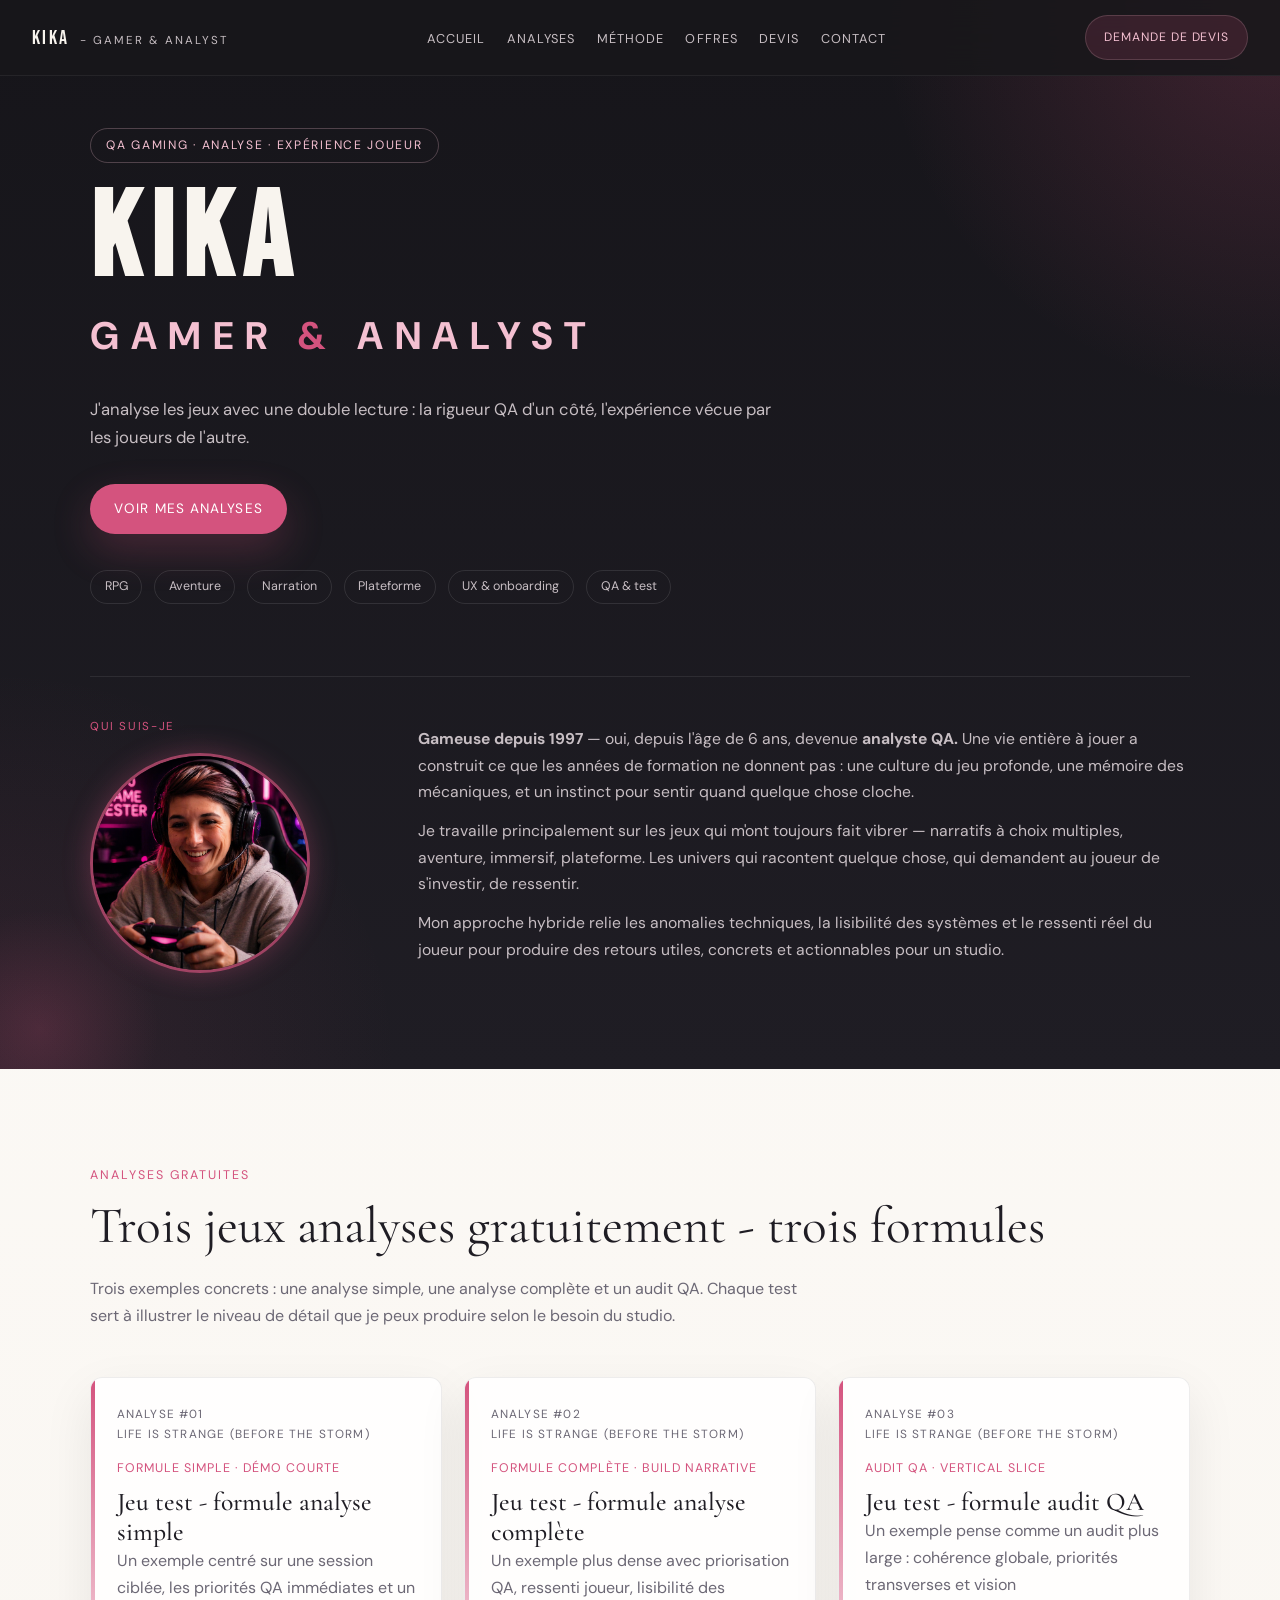
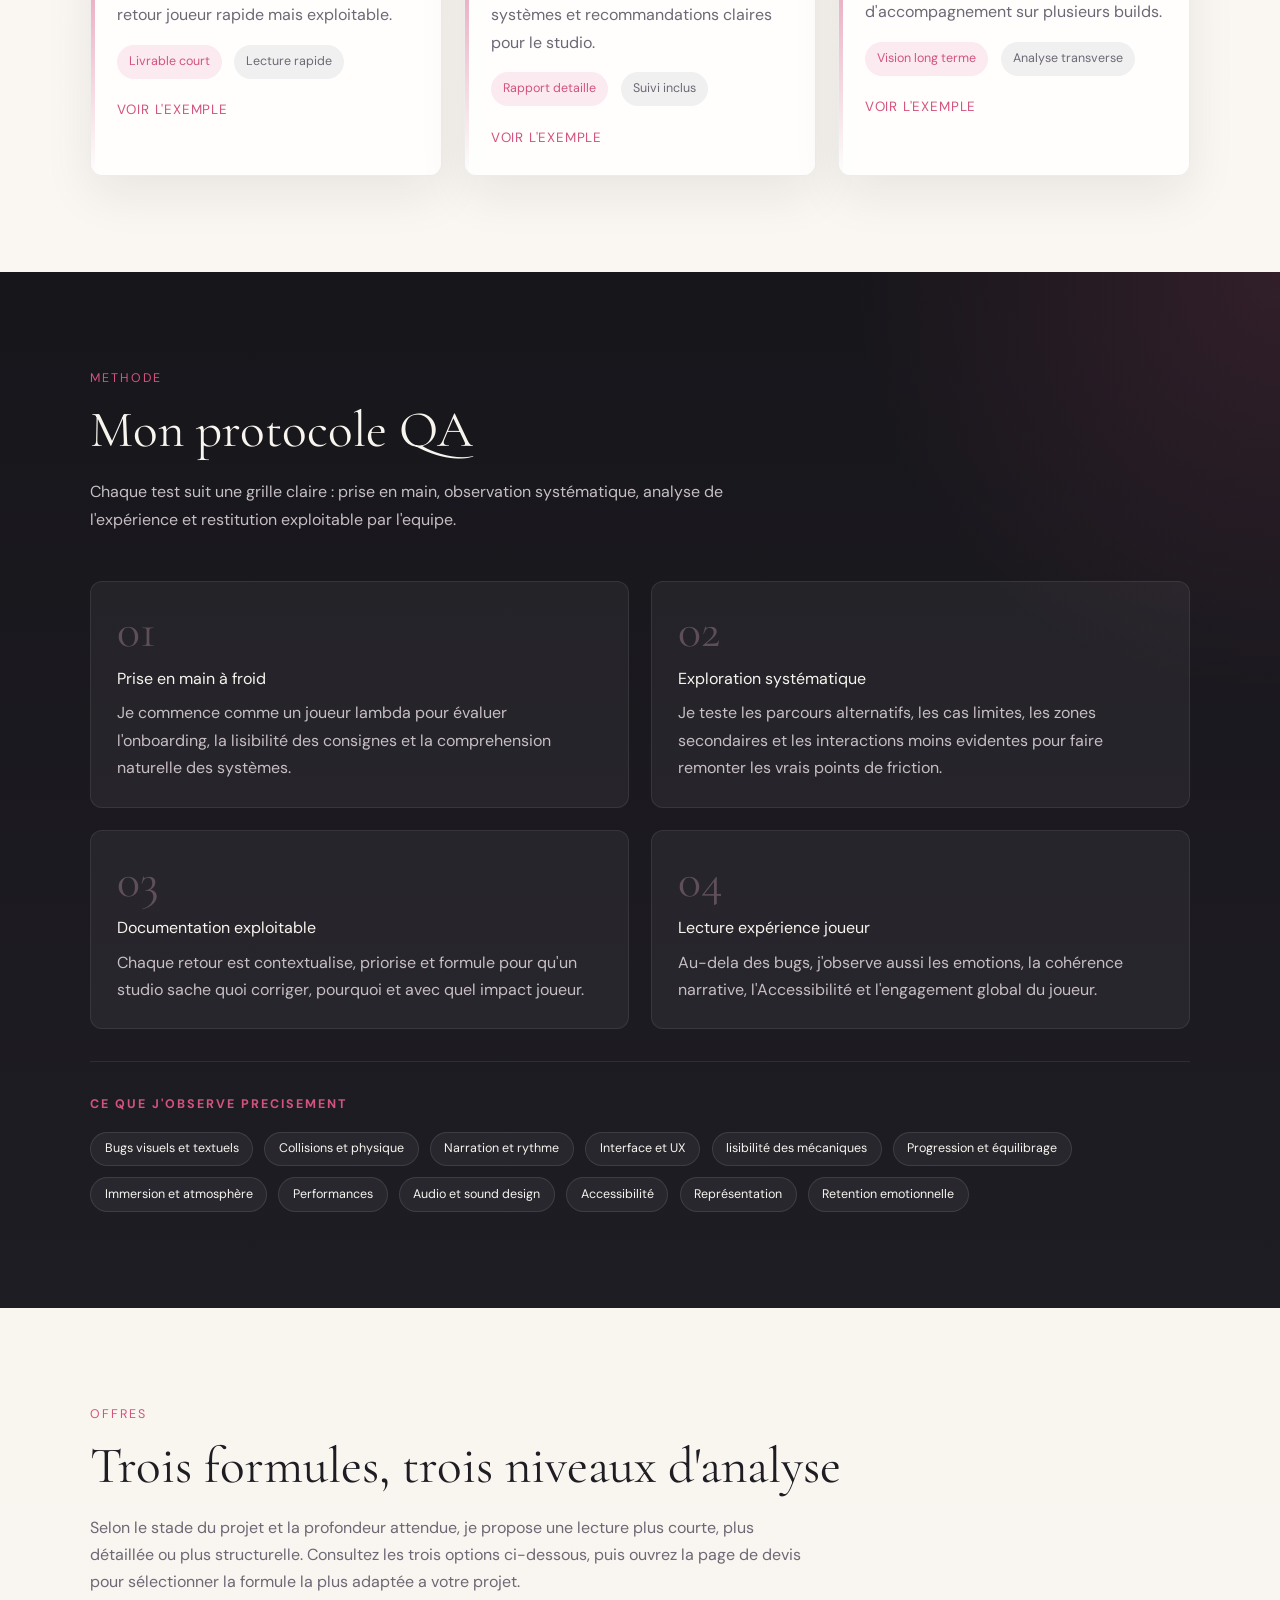
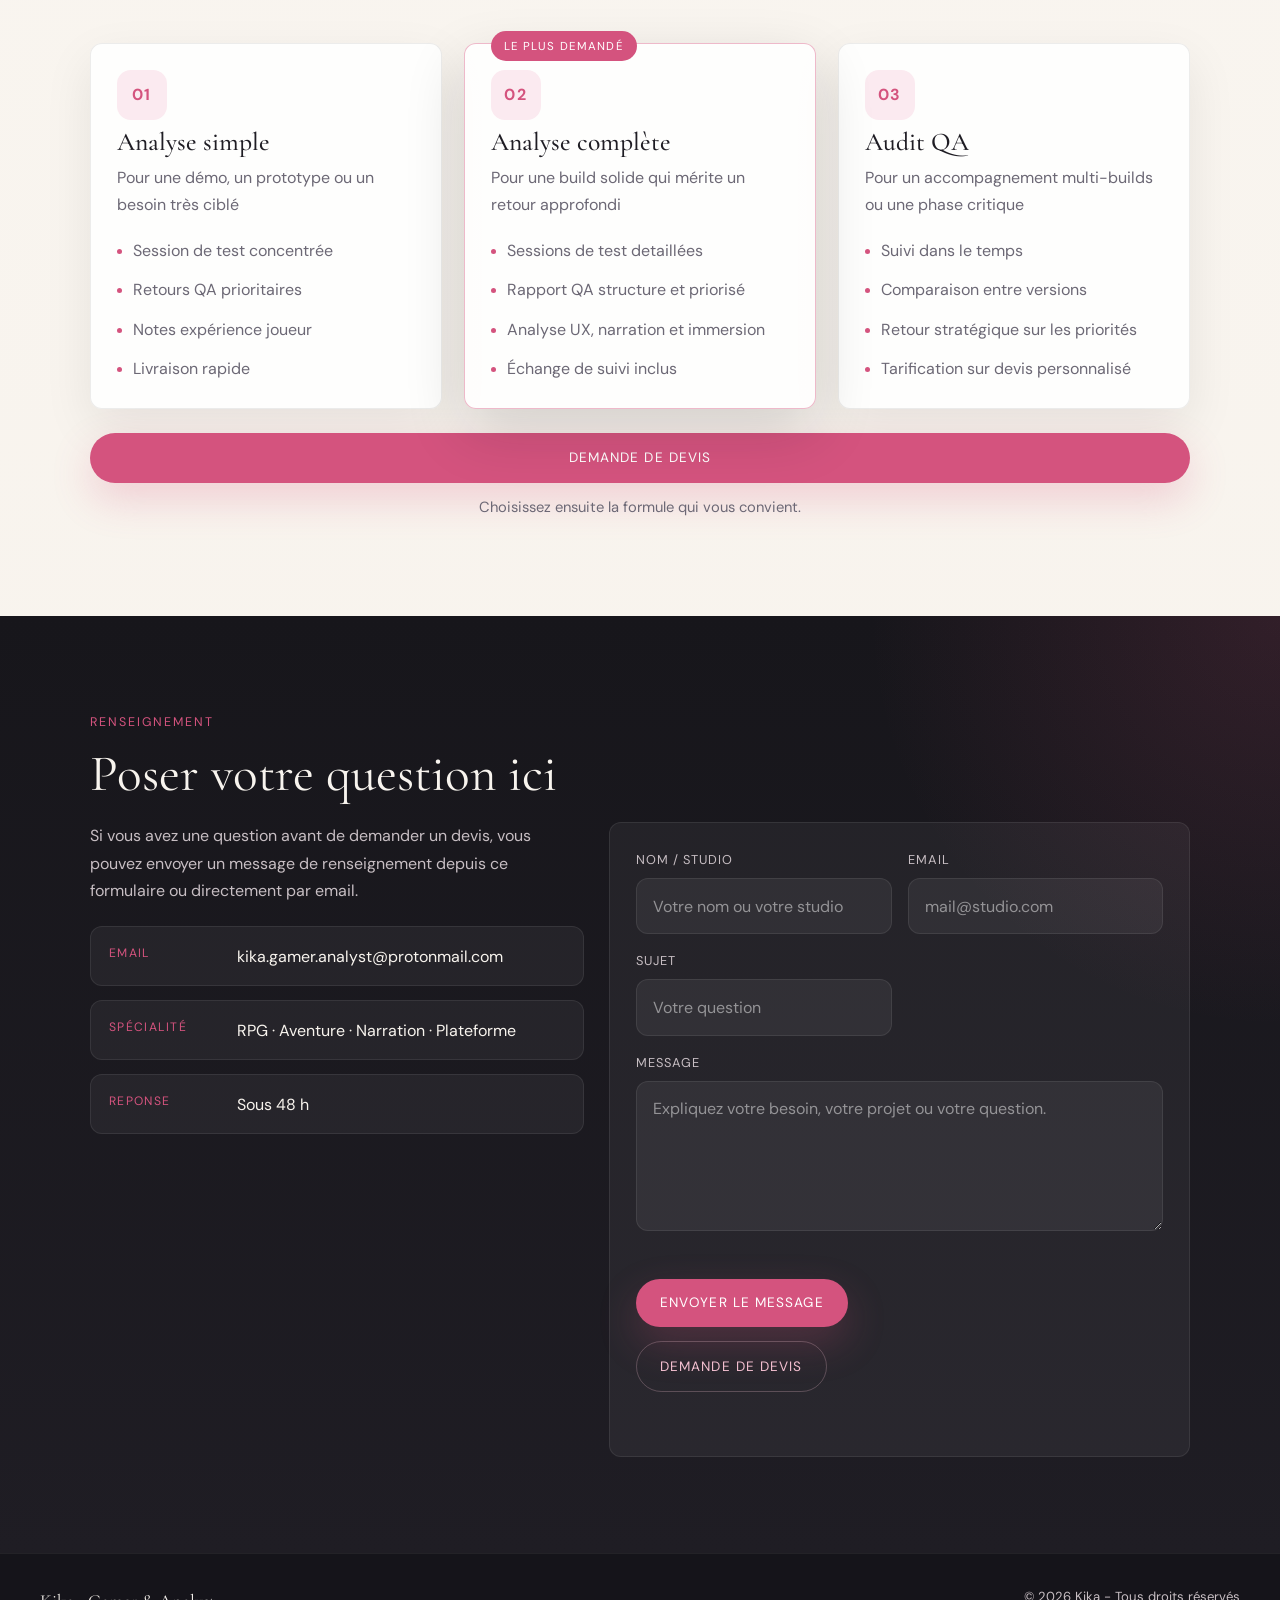
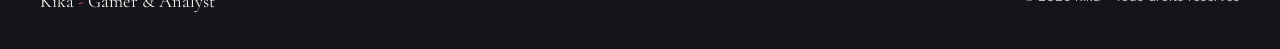
<file: index.html>
<!DOCTYPE html>
<html lang="fr">
<head>
<meta charset="UTF-8" />
<meta name="viewport" content="width=device-width, initial-scale=1.0" />
<title>Kika - Gamer &amp; Analyst</title>
<link rel="preconnect" href="https://fonts.googleapis.com" />
<link rel="preconnect" href="https://fonts.gstatic.com" crossorigin />
<link href="https://fonts.googleapis.com/css2?family=Bebas+Neue&family=Cormorant+Garamond:wght@300;400;500;600&family=DM+Sans:wght@300;400;500;700&display=swap" rel="stylesheet" />
<link rel="stylesheet" href="styles.css" />
<script defer src="script.js"></script>
</head>
<body>

<nav>
  <div class="nav-logo">Kika <span class="nav-sub">- Gamer &amp; Analyst</span></div>
  <ul class="nav-links">
    <li><a href="#accueil">Accueil</a></li>
    <li><a href="#analyses">Analyses</a></li>
    <li><a href="#methode">Méthode</a></li>
    <li><a href="#offres">Offres</a></li>
    <li><a href="devis.html">Devis</a></li>
    <li><a href="#contact">Contact</a></li>
  </ul>
  <div class="nav-actions">
    <a href="devis.html" class="nav-button">Demande de devis</a>
  </div>
</nav>

<section id="accueil">
  <div class="hero-inner">
    <span class="hero-tag">QA gaming &middot; analyse &middot; expérience joueur</span>
    <h1 class="hero-title">
      <span class="hero-name">Kika</span>
      <span class="hero-subtitle">Gamer <span class="hero-slash">&amp;</span> Analyst</span>
    </h1>
    <p class="hero-slogan">
      J'analyse les jeux avec une double lecture : la rigueur QA d'un côté,
      l'expérience vécue par les joueurs de l'autre.
    </p>

    <div class="hero-actions">
      <a href="#analyses" class="button button-primary">Voir mes analyses</a>
    </div>

    <div class="hero-tags">
      <span>RPG</span>
      <span>Aventure</span>
      <span>Narration</span>
      <span>Plateforme</span>
      <span>UX &amp; onboarding</span>
      <span>QA &amp; test</span>
    </div>

    <div class="bio-block">
      <div>
        <p class="bio-label">Qui suis-je</p>
        <div class="logo-container">
          <img src="images/logo.png" alt="Logo Kika" class="logo-circle" />
        </div>
      </div>
      <div>
       <p class="bio-text">
  <strong>Gameuse depuis 1997</strong> — 
  oui, depuis l'âge de 6 ans, devenue <strong>analyste QA.</strong> 
  Une vie entière à jouer a construit ce que les années de formation 
  ne donnent pas : une culture du jeu profonde, une mémoire des mécaniques, 
  et un instinct pour sentir quand quelque chose cloche.
</p>
<p class="bio-text" style="margin-top: 0.75rem;">
  Je travaille principalement sur les jeux qui m'ont toujours fait vibrer — narratifs 
  à choix multiples, aventure, immersif, plateforme. 
  Les univers qui racontent quelque chose, qui demandent au joueur de s'investir, de ressentir.
</p>
<p class="bio-text" style="margin-top: 0.75rem;">
  Mon approche hybride relie les anomalies techniques, la lisibilité des systèmes 
  et le ressenti réel du joueur pour produire des retours utiles, 
  concrets et actionnables pour un studio.
</p>
      </div>
    </div>
  </div>
</section>

<section id="analyses">
  <div class="container">
    <p class="section-label">Analyses gratuites</p>
    <h2 class="section-title">Trois jeux analyses gratuitement - trois formules</h2>
    <p class="section-intro">
      Trois exemples concrets : une analyse simple, une analyse complète et un audit QA.
      Chaque test sert à illustrer le niveau de détail que je peux produire selon le besoin du studio.
    </p>

    <div class="articles-grid">
      <article class="article-card article-card-published">
        <p class="article-topline">Analyse #01 </p> 
          <p class="article-topline">Life is Strange (Before the Storm) </p> 
        <p class="article-genre">Formule simple &middot; Démo courte</p>
        <h3 class="article-title">Jeu test - formule analyse simple</h3>
        <p class="article-desc">
          Un exemple centré sur une session ciblée, les priorités QA immédiates
          et un retour joueur rapide mais exploitable.
        </p>
        <div class="article-meta">
          <span class="article-score">Livrable court</span>
          <span>Lecture rapide</span>
        </div>
        <a href="analyse-simple.html" class="article-link">Voir l'exemple</a>
      </article>

      <article class="article-card article-card-published">
        <p class="article-topline">Analyse #02</p>
        <p class="article-topline">Life is Strange (Before the Storm) </p> 
        <p class="article-genre">Formule complète &middot; Build narrative</p>
        <h3 class="article-title">Jeu test - formule analyse complète</h3>
        <p class="article-desc">
          Un exemple plus dense avec priorisation QA, ressenti joueur,
          lisibilité des systèmes et recommandations claires pour le studio.
        </p>
        <div class="article-meta">
          <span class="article-score">Rapport detaille</span>
          <span>Suivi inclus</span>
        </div>
        <a href="analyse-complete.html" class="article-link">Voir l'exemple</a>
      </article>

      <article class="article-card article-card-published">
        <p class="article-topline">Analyse #03</p>
        <p class="article-topline">Life is Strange (Before the Storm) </p> 
        <p class="article-genre">Audit QA &middot; Vertical slice</p>
        <h3 class="article-title">Jeu test - formule audit QA</h3>
        <p class="article-desc">
          Un exemple pense comme un audit plus large : cohérence globale,
          priorités transverses et vision d'accompagnement sur plusieurs builds.
        </p>
        <div class="article-meta">
          <span class="article-score">Vision long terme</span>
          <span>Analyse transverse</span>
        </div>
        <a href="analyse-audit.html" class="article-link">Voir l'exemple</a>
      </article>
    </div>
  </div>
</section>

<section id="methode" class="section-dark">
  <div class="container">
    <p class="section-label">Methode</p>
    <h2 class="section-title">Mon protocole QA</h2>
    <p class="section-intro">
      Chaque test suit une grille claire : prise en main, observation systématique,
      analyse de l'expérience et restitution exploitable par l'equipe.
    </p>

    <div class="method-grid">
      <article class="method-card">
        <p class="method-num">01</p>
        <p class="method-card-title">Prise en main à froid</p>
        <p class="method-card-text">
          Je commence comme un joueur lambda pour évaluer l'onboarding, la lisibilité
          des consignes et la comprehension naturelle des systèmes.
        </p>
      </article>
      <article class="method-card">
        <p class="method-num">02</p>
        <p class="method-card-title">Exploration systématique</p>
        <p class="method-card-text">
          Je teste les parcours alternatifs, les cas limites, les zones secondaires
          et les interactions moins evidentes pour faire remonter les vrais points de friction.
        </p>
      </article>
      <article class="method-card">
        <p class="method-num">03</p>
        <p class="method-card-title">Documentation exploitable</p>
        <p class="method-card-text">
          Chaque retour est contextualise, priorise et formule pour qu'un studio sache
          quoi corriger, pourquoi et avec quel impact joueur.
        </p>
      </article>
      <article class="method-card">
        <p class="method-num">04</p>
        <p class="method-card-title">Lecture expérience joueur</p>
        <p class="method-card-text">
          Au-dela des bugs, j'observe aussi les emotions, la cohérence narrative,
          l'Accessibilité et l'engagement global du joueur.
        </p>
      </article>
    </div>

    <div class="method-criteria">
      <h3>Ce que j'observe precisement</h3>
      <div class="criteria-list">
        <span class="criteria-pill">Bugs visuels et textuels</span>
        <span class="criteria-pill">Collisions et physique</span>
        <span class="criteria-pill">Narration et rythme</span>
        <span class="criteria-pill">Interface et UX</span>
        <span class="criteria-pill">lisibilité des mécaniques</span>
        <span class="criteria-pill">Progression et équilibrage</span>
        <span class="criteria-pill">Immersion et atmosphère</span>
        <span class="criteria-pill">Performances</span>
        <span class="criteria-pill">Audio et sound design</span>
        <span class="criteria-pill">Accessibilité</span>
        <span class="criteria-pill">Représentation</span>
        <span class="criteria-pill">Retention emotionnelle</span>
      </div>
    </div>
  </div>
</section>

<section id="offres">
  <div class="container">
    <p class="section-label">Offres</p>
    <h2 class="section-title">Trois formules, trois niveaux d'analyse</h2>
    <p class="section-intro">
      Selon le stade du projet et la profondeur attendue, je propose une lecture plus
      courte, plus détaillée ou plus structurelle. Consultez les trois options ci-dessous,
      puis ouvrez la page de devis pour sélectionner la formule la plus adaptée a votre projet.
    </p>

    <div class="offers-grid">
      <article class="offer-card">
        <div class="offer-icon">01</div>
        <h3 class="offer-name">Analyse simple</h3>
        <p class="offer-sub">Pour une démo, un prototype ou un besoin très ciblé</p>
        <ul class="offer-features">
          <li>Session de test concentrée</li>
          <li>Retours QA prioritaires</li>
          <li>Notes expérience joueur</li>
          <li>Livraison rapide</li>
        </ul>
      </article>

      <article class="offer-card featured">
        <div class="offer-badge">Le plus demandé</div>
        <div class="offer-icon">02</div>
        <h3 class="offer-name">Analyse complète</h3>
        <p class="offer-sub">Pour une build solide qui mérite un retour approfondi</p>
        <ul class="offer-features">
          <li>Sessions de test detaillées</li>
          <li>Rapport QA structure et priorisé</li>
          <li>Analyse UX, narration et immersion</li>
          <li>Échange de suivi inclus</li>
        </ul>
      </article>

      <article class="offer-card">
        <div class="offer-icon">03</div>
        <h3 class="offer-name">Audit QA</h3>
        <p class="offer-sub">Pour un accompagnement multi-builds ou une phase critique</p>
        <ul class="offer-features">
          <li>Suivi dans le temps</li>
          <li>Comparaison entre versions</li>
          <li>Retour stratégique sur les priorités</li>
          <li>Tarification sur devis personnalisé</li>
        </ul>
      </article>
    </div>

    <div class="offers-cta-bar">
      <a href="devis.html" class="button button-primary offers-cta-button">Demande de devis</a>
      <p class="offers-cta-note">Choisissez ensuite la formule qui vous convient.</p>
    </div>
  </div>
</section>

<section id="contact" class="section-dark">
  <div class="container">
    <p class="section-label">Renseignement</p>
    <h2 class="section-title">Poser votre question ici</h2>

    <div class="contact-inner">
      <div class="contact-info">
        <p>
          Si vous avez une question avant de demander un devis, vous pouvez envoyer
          un message de renseignement depuis ce formulaire ou directement par email.
        </p>
        <div class="contact-detail">
          <div class="contact-item">
            <span class="contact-item-label">Email</span>
            <span class="contact-item-value">kika.gamer.analyst@protonmail.com</span>
          </div>
          <div class="contact-item">
            <span class="contact-item-label">Spécialité</span>
            <span class="contact-item-value">RPG &middot; Aventure &middot; Narration &middot; Plateforme</span>
          </div>
          <div class="contact-item">
            <span class="contact-item-label">Reponse</span>
            <span class="contact-item-value">Sous 48 h</span>
          </div>
        </div>
      </div>

      <form class="contact-form" action="https://formspree.io/f/mwvaydnb" method="POST" data-contact-form>
        <label class="contact-field">
          <span>Nom / studio</span>
          <input type="text" name="name" placeholder="Votre nom ou votre studio" required />
        </label>

        <label class="contact-field">
          <span>Email</span>
          <input type="email" name="email" placeholder="mail@studio.com" required />
        </label>

        <label class="contact-field">
          <span>Sujet</span>
          <input type="text" name="subject" placeholder="Votre question" required />
        </label>

        <label class="contact-field contact-field-full">
          <span>Message</span>
          <textarea name="message" placeholder="Expliquez votre besoin, votre projet ou votre question." required></textarea>
        </label>

        <div class="contact-actions">
          <button type="submit" class="button button-primary">Envoyer le message</button>
          <a href="devis.html" class="button button-secondary">Demande de devis</a>
        </div>
        <p class="contact-note" data-contact-status aria-live="polite"></p>
      </form>
    </div>
  </div>
</section>

<footer>
  <div class="footer-name">Kika <span>-</span> Gamer &amp; Analyst</div>
  <div class="footer-copy">&copy; 2026 Kika - Tous droits réservés</div>
</footer>

</body>
</html>
</file>
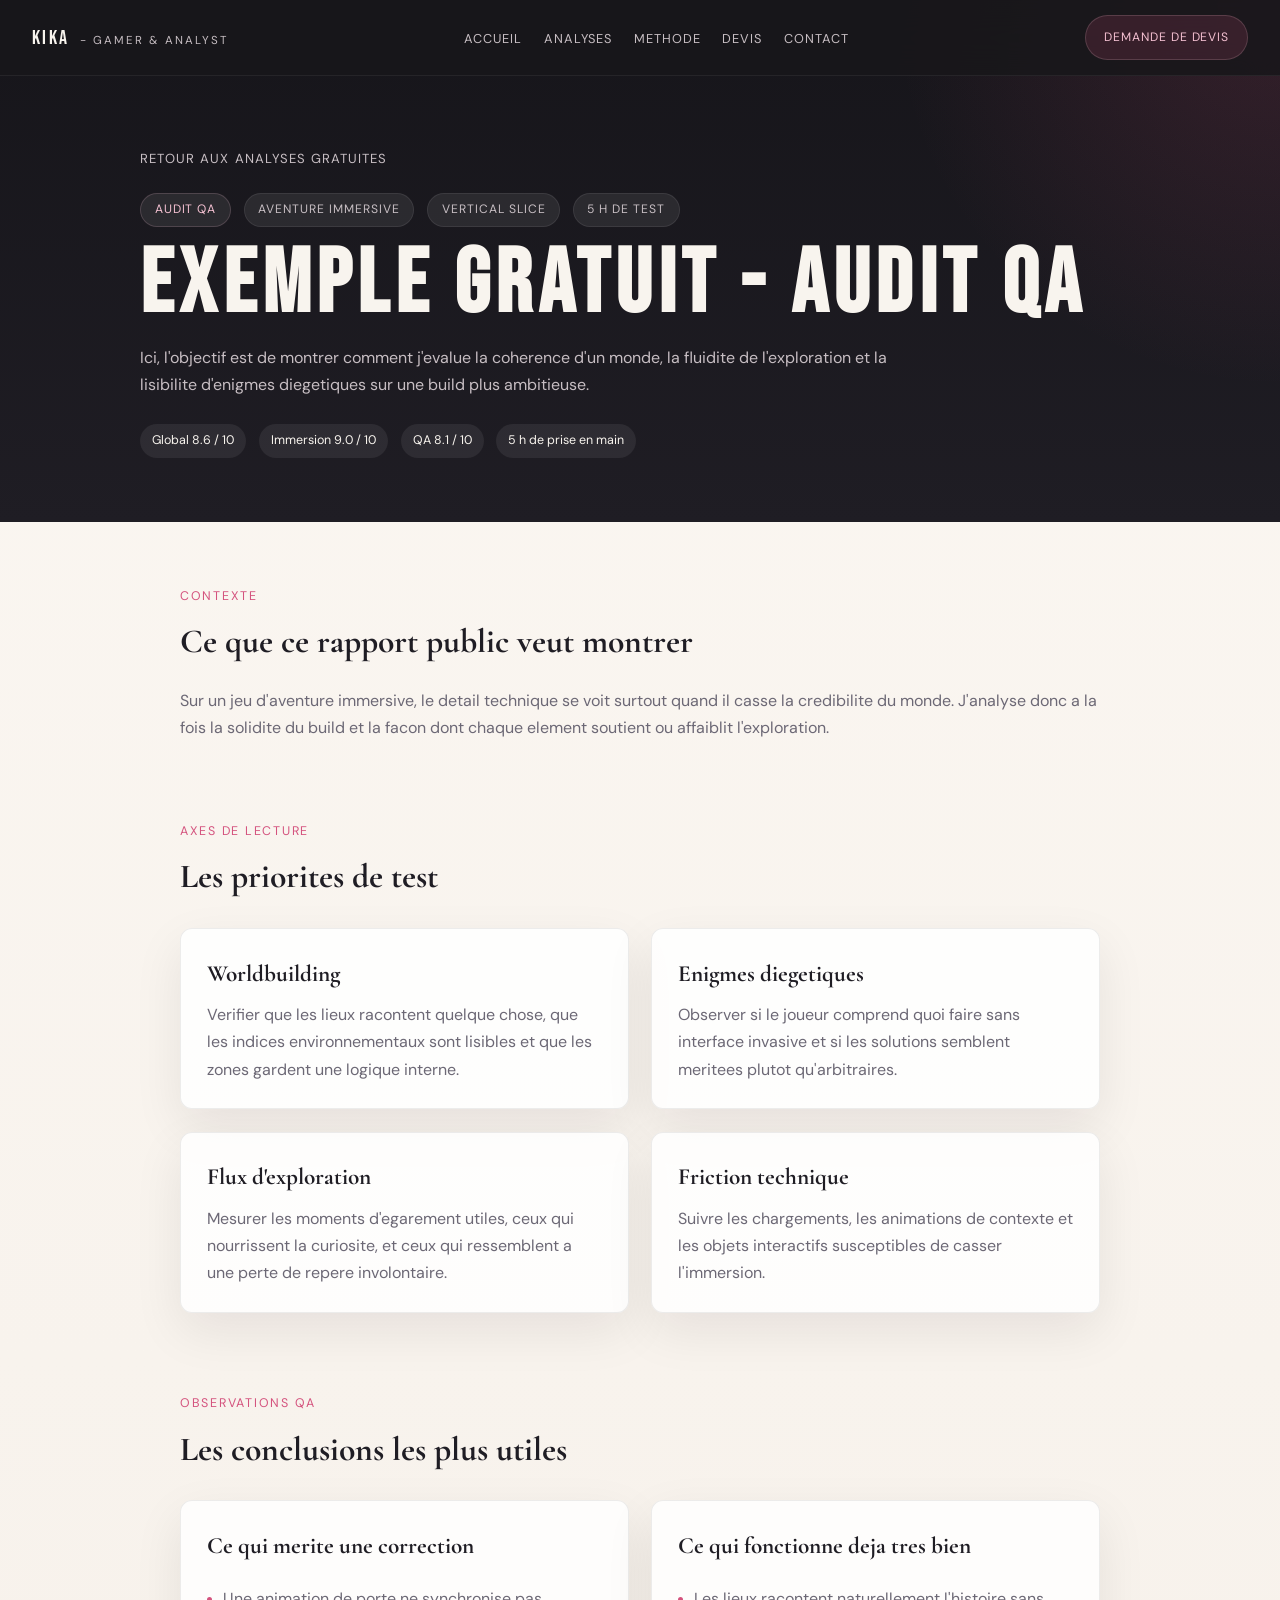
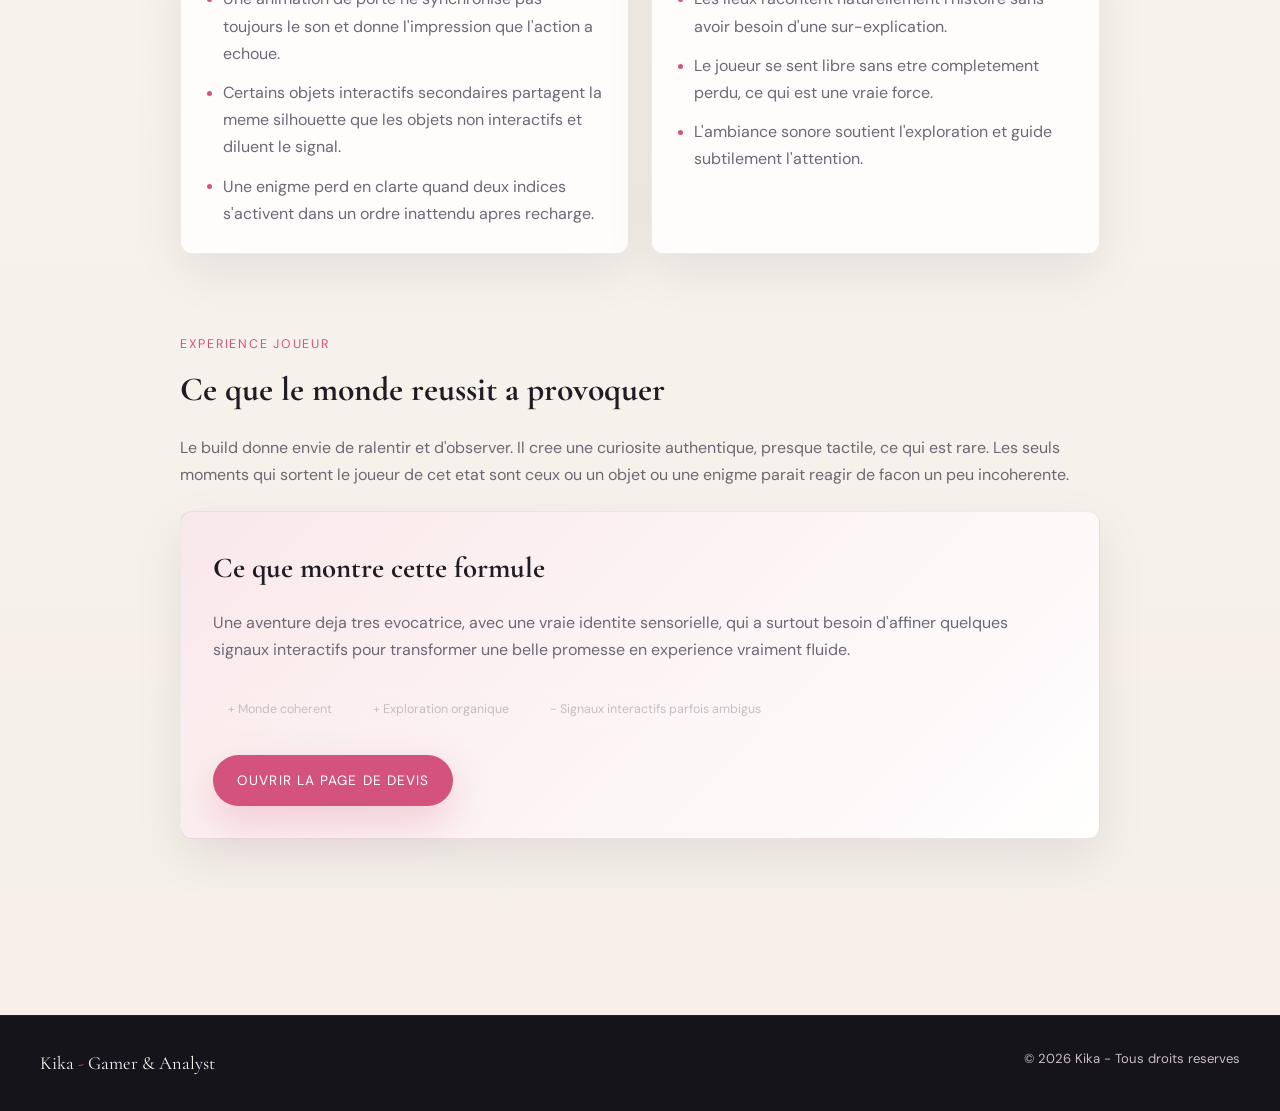
<file: analyse-aventure-immersive.html>
<!DOCTYPE html>
<html lang="fr">
<head>
<meta charset="UTF-8" />
<meta name="viewport" content="width=device-width, initial-scale=1.0" />
<title>Exemple de rapport - Aventure immersive | Kika</title>
<link rel="preconnect" href="https://fonts.googleapis.com" />
<link rel="preconnect" href="https://fonts.gstatic.com" crossorigin />
<link href="https://fonts.googleapis.com/css2?family=Bebas+Neue&family=Cormorant+Garamond:wght@300;400;500;600&family=DM+Sans:wght@300;400;500;700&display=swap" rel="stylesheet" />
<link rel="stylesheet" href="styles.css" />
</head>
<body class="article-page">

<nav>
  <div class="nav-logo">Kika <span class="nav-sub">- Gamer &amp; Analyst</span></div>
  <ul class="nav-links">
    <li><a href="index.html#accueil">Accueil</a></li>
    <li><a href="index.html#analyses">Analyses</a></li>
    <li><a href="index.html#methode">Methode</a></li>
    <li><a href="devis.html">Devis</a></li>
    <li><a href="index.html#contact">Contact</a></li>
  </ul>
  <div class="nav-actions">
    <a href="devis.html" class="nav-button">Demande de devis</a>
  </div>
</nav>

<header class="article-header">
  <div class="article-header-inner">
    <a href="index.html#analyses" class="article-back">Retour aux analyses gratuites</a>
    <div class="article-meta-row">
      <span class="article-pill primary">Audit QA</span>
      <span class="article-pill">Aventure immersive</span>
      <span class="article-pill">Vertical slice</span>
      <span class="article-pill">5 h de test</span>
    </div>
    <h1>Exemple gratuit - audit QA</h1>
    <p>
      Ici, l'objectif est de montrer comment j'evalue la coherence d'un monde, la fluidite
      de l'exploration et la lisibilite d'enigmes diegetiques sur une build plus ambitieuse.
    </p>
    <div class="article-score-grid">
      <span class="article-score">Global 8.6 / 10</span>
      <span class="article-score">Immersion 9.0 / 10</span>
      <span class="article-score">QA 8.1 / 10</span>
      <span class="article-score">5 h de prise en main</span>
    </div>
  </div>
</header>

<main class="article-main">
  <section class="article-section">
    <p class="article-section-label">Contexte</p>
    <h2>Ce que ce rapport public veut montrer</h2>
    <p class="article-copy">
      Sur un jeu d'aventure immersive, le detail technique se voit surtout quand il casse
      la credibilite du monde. J'analyse donc a la fois la solidite du build et la facon
      dont chaque element soutient ou affaiblit l'exploration.
    </p>
  </section>

  <section class="article-section">
    <p class="article-section-label">Axes de lecture</p>
    <h2>Les priorites de test</h2>
    <div class="article-cards">
      <article class="article-panel">
        <h3>Worldbuilding</h3>
        <p>Verifier que les lieux racontent quelque chose, que les indices environnementaux sont lisibles et que les zones gardent une logique interne.</p>
      </article>
      <article class="article-panel">
        <h3>Enigmes diegetiques</h3>
        <p>Observer si le joueur comprend quoi faire sans interface invasive et si les solutions semblent meritees plutot qu'arbitraires.</p>
      </article>
      <article class="article-panel">
        <h3>Flux d'exploration</h3>
        <p>Mesurer les moments d'egarement utiles, ceux qui nourrissent la curiosite, et ceux qui ressemblent a une perte de repere involontaire.</p>
      </article>
      <article class="article-panel">
        <h3>Friction technique</h3>
        <p>Suivre les chargements, les animations de contexte et les objets interactifs susceptibles de casser l'immersion.</p>
      </article>
    </div>
  </section>

  <section class="article-section">
    <p class="article-section-label">Observations QA</p>
    <h2>Les conclusions les plus utiles</h2>
    <div class="article-columns">
      <article class="article-panel">
        <h3>Ce qui merite une correction</h3>
        <ul class="article-list">
          <li>Une animation de porte ne synchronise pas toujours le son et donne l'impression que l'action a echoue.</li>
          <li>Certains objets interactifs secondaires partagent la meme silhouette que les objets non interactifs et diluent le signal.</li>
          <li>Une enigme perd en clarte quand deux indices s'activent dans un ordre inattendu apres recharge.</li>
        </ul>
      </article>
      <article class="article-panel">
        <h3>Ce qui fonctionne deja tres bien</h3>
        <ul class="article-list">
          <li>Les lieux racontent naturellement l'histoire sans avoir besoin d'une sur-explication.</li>
          <li>Le joueur se sent libre sans etre completement perdu, ce qui est une vraie force.</li>
          <li>L'ambiance sonore soutient l'exploration et guide subtilement l'attention.</li>
        </ul>
      </article>
    </div>
  </section>

  <section class="article-section">
    <p class="article-section-label">Experience joueur</p>
    <h2>Ce que le monde reussit a provoquer</h2>
    <p class="article-copy">
      Le build donne envie de ralentir et d'observer. Il cree une curiosite authentique,
      presque tactile, ce qui est rare. Les seuls moments qui sortent le joueur de cet etat
      sont ceux ou un objet ou une enigme parait reagir de facon un peu incoherente.
    </p>
    <div class="article-final">
      <h3>Ce que montre cette formule</h3>
      <p class="article-copy">
        Une aventure deja tres evocatrice, avec une vraie identite sensorielle, qui a surtout
        besoin d'affiner quelques signaux interactifs pour transformer une belle promesse en
        experience vraiment fluide.
      </p>
      <div class="hero-tags article-cta">
        <span>+ Monde coherent</span>
        <span>+ Exploration organique</span>
        <span>- Signaux interactifs parfois ambigus</span>
      </div>
      <a href="devis.html" class="button button-primary article-cta">Ouvrir la page de devis</a>
    </div>
  </section>
</main>

<footer>
  <div class="footer-name">Kika <span>-</span> Gamer &amp; Analyst</div>
  <div class="footer-copy">&copy; 2026 Kika - Tous droits reserves</div>
</footer>

</body>
</html>
</file>
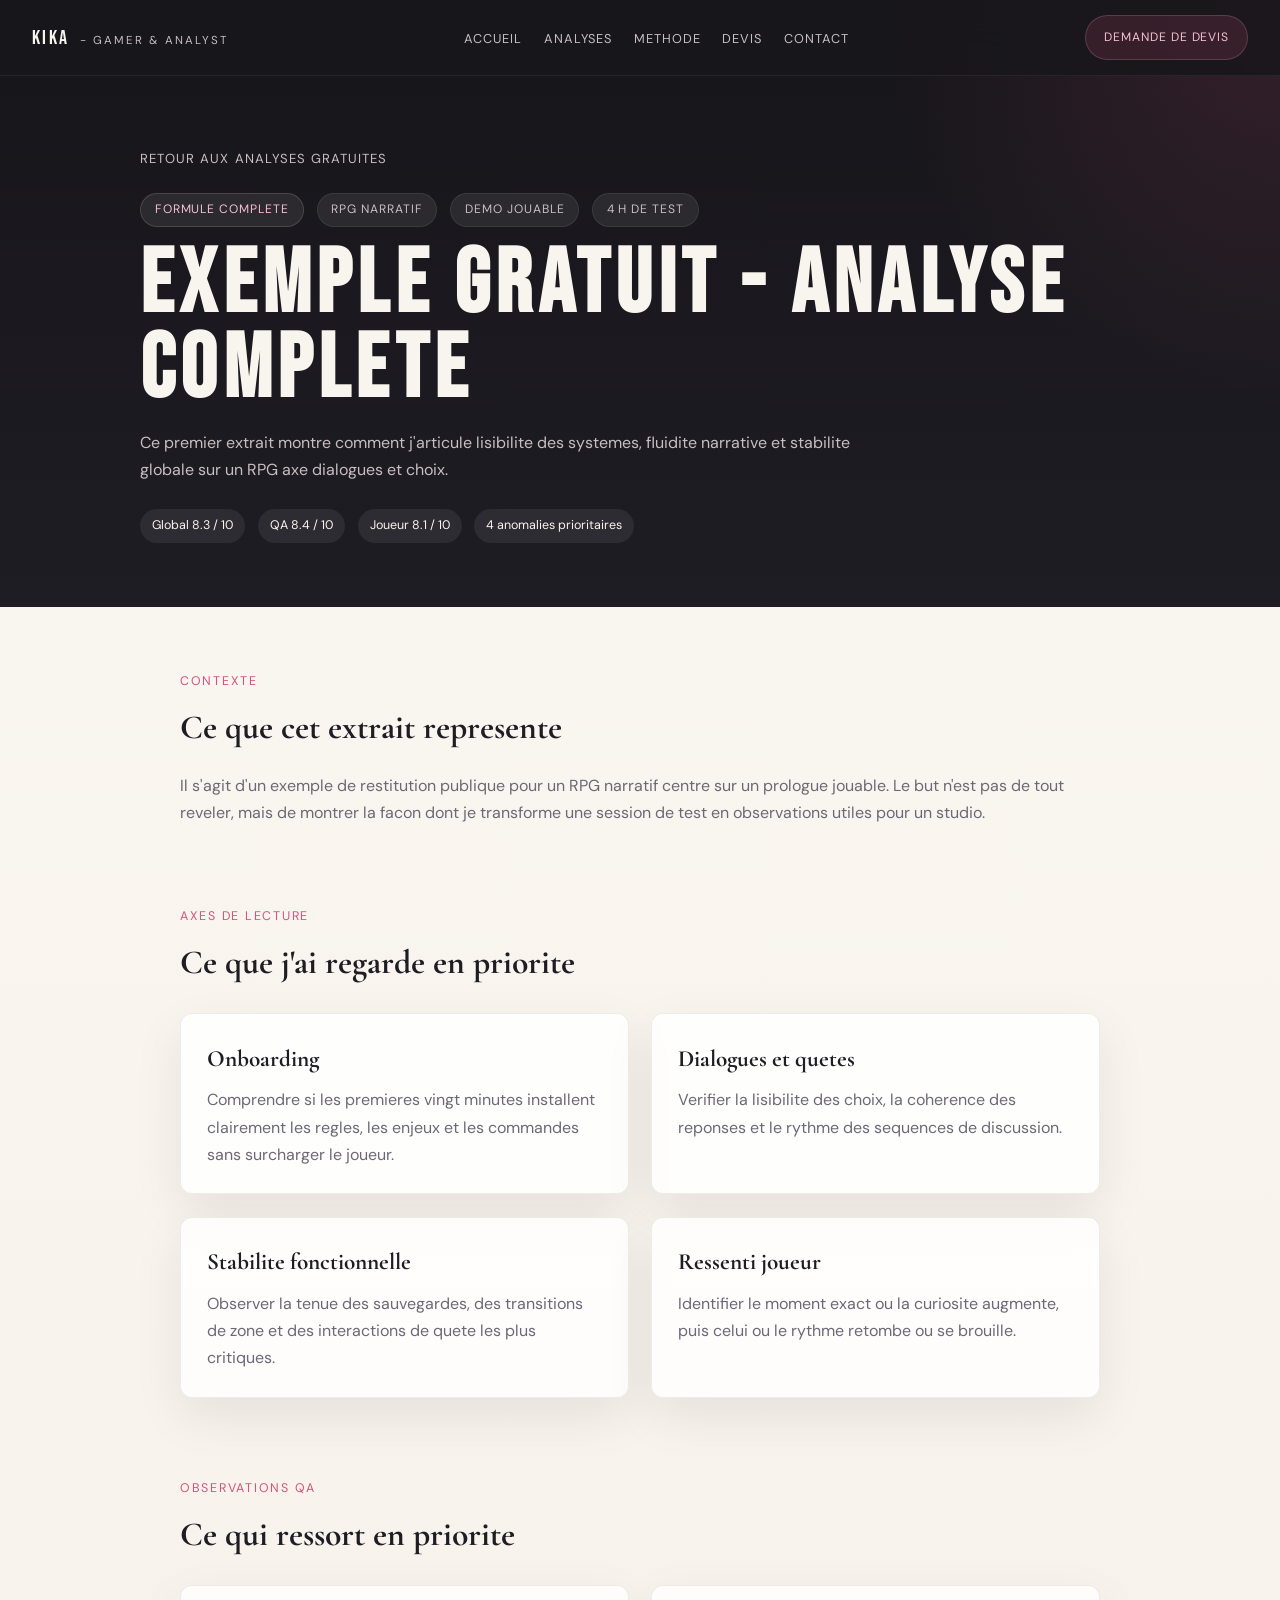
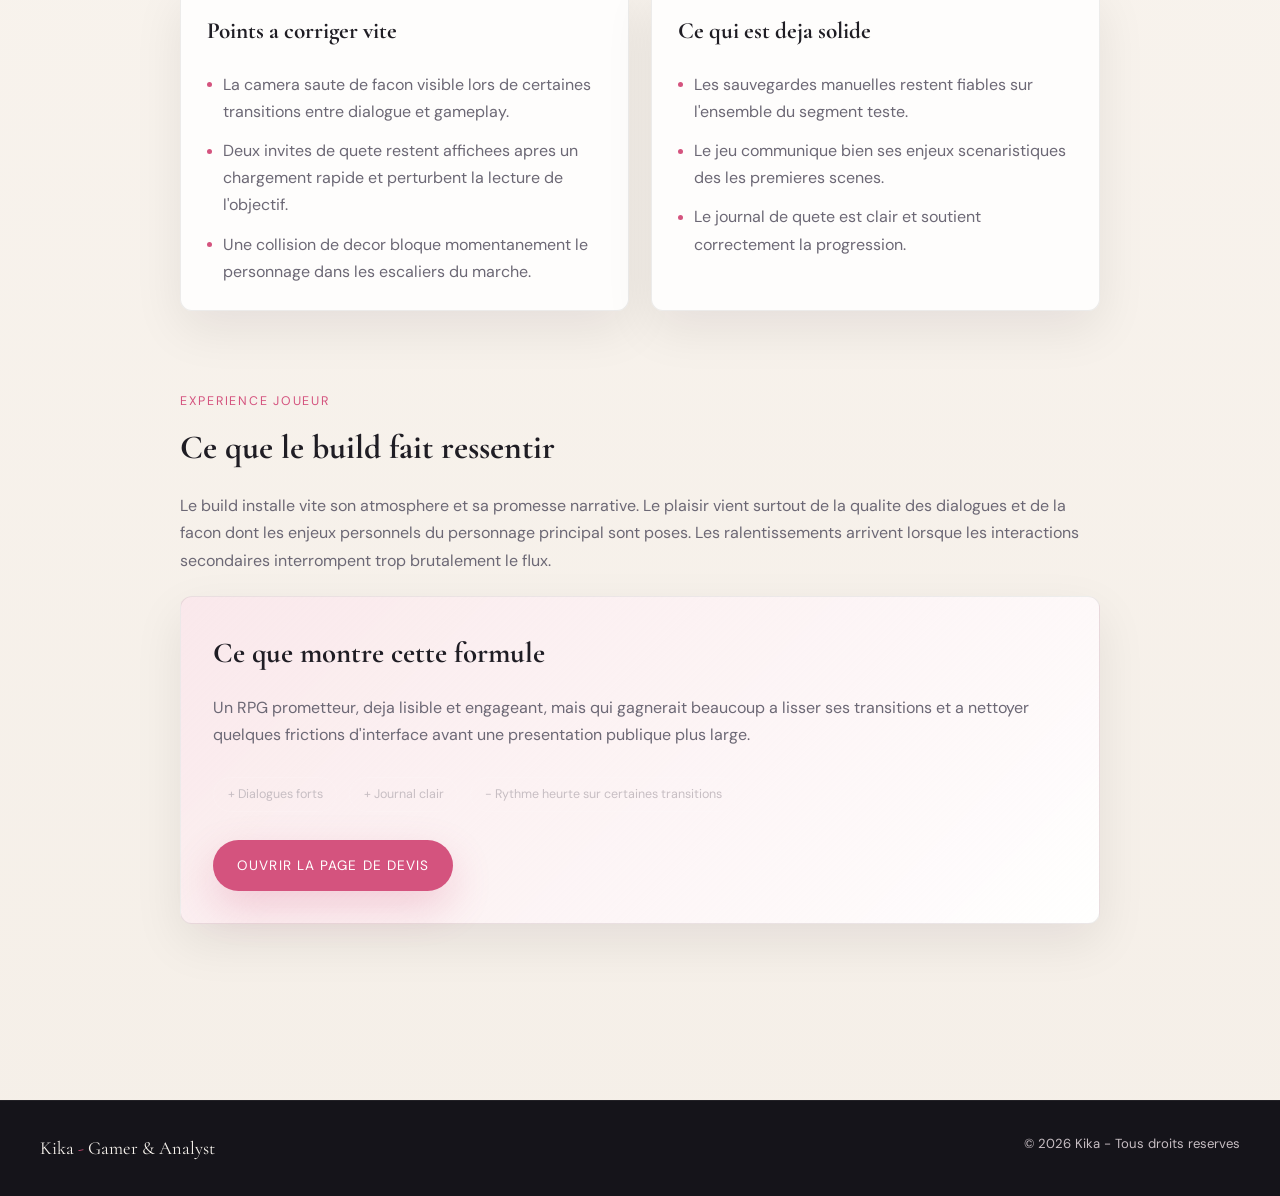
<file: analyse-rpg-narratif.html>
<!DOCTYPE html>
<html lang="fr">
<head>
<meta charset="UTF-8" />
<meta name="viewport" content="width=device-width, initial-scale=1.0" />
<title>Exemple de rapport - RPG narratif | Kika</title>
<link rel="preconnect" href="https://fonts.googleapis.com" />
<link rel="preconnect" href="https://fonts.gstatic.com" crossorigin />
<link href="https://fonts.googleapis.com/css2?family=Bebas+Neue&family=Cormorant+Garamond:wght@300;400;500;600&family=DM+Sans:wght@300;400;500;700&display=swap" rel="stylesheet" />
<link rel="stylesheet" href="styles.css" />
</head>
<body class="article-page">

<nav>
  <div class="nav-logo">Kika <span class="nav-sub">- Gamer &amp; Analyst</span></div>
  <ul class="nav-links">
    <li><a href="index.html#accueil">Accueil</a></li>
    <li><a href="index.html#analyses">Analyses</a></li>
    <li><a href="index.html#methode">Methode</a></li>
    <li><a href="devis.html">Devis</a></li>
    <li><a href="index.html#contact">Contact</a></li>
  </ul>
  <div class="nav-actions">
    <a href="devis.html" class="nav-button">Demande de devis</a>
  </div>
</nav>

<header class="article-header">
  <div class="article-header-inner">
    <a href="index.html#analyses" class="article-back">Retour aux analyses gratuites</a>
    <div class="article-meta-row">
      <span class="article-pill primary">Formule complete</span>
      <span class="article-pill">RPG narratif</span>
      <span class="article-pill">Demo jouable</span>
      <span class="article-pill">4 h de test</span>
    </div>
    <h1>Exemple gratuit - analyse complete</h1>
    <p>
      Ce premier extrait montre comment j'articule lisibilite des systemes, fluidite
      narrative et stabilite globale sur un RPG axe dialogues et choix.
    </p>
    <div class="article-score-grid">
      <span class="article-score">Global 8.3 / 10</span>
      <span class="article-score">QA 8.4 / 10</span>
      <span class="article-score">Joueur 8.1 / 10</span>
      <span class="article-score">4 anomalies prioritaires</span>
    </div>
  </div>
</header>

<main class="article-main">
  <section class="article-section">
    <p class="article-section-label">Contexte</p>
    <h2>Ce que cet extrait represente</h2>
    <p class="article-copy">
      Il s'agit d'un exemple de restitution publique pour un RPG narratif centre sur un
      prologue jouable. Le but n'est pas de tout reveler, mais de montrer la facon dont
      je transforme une session de test en observations utiles pour un studio.
    </p>
  </section>

  <section class="article-section">
    <p class="article-section-label">Axes de lecture</p>
    <h2>Ce que j'ai regarde en priorite</h2>
    <div class="article-cards">
      <article class="article-panel">
        <h3>Onboarding</h3>
        <p>Comprendre si les premieres vingt minutes installent clairement les regles, les enjeux et les commandes sans surcharger le joueur.</p>
      </article>
      <article class="article-panel">
        <h3>Dialogues et quetes</h3>
        <p>Verifier la lisibilite des choix, la coherence des reponses et le rythme des sequences de discussion.</p>
      </article>
      <article class="article-panel">
        <h3>Stabilite fonctionnelle</h3>
        <p>Observer la tenue des sauvegardes, des transitions de zone et des interactions de quete les plus critiques.</p>
      </article>
      <article class="article-panel">
        <h3>Ressenti joueur</h3>
        <p>Identifier le moment exact ou la curiosite augmente, puis celui ou le rythme retombe ou se brouille.</p>
      </article>
    </div>
  </section>

  <section class="article-section">
    <p class="article-section-label">Observations QA</p>
    <h2>Ce qui ressort en priorite</h2>
    <div class="article-columns">
      <article class="article-panel">
        <h3>Points a corriger vite</h3>
        <ul class="article-list">
          <li>La camera saute de facon visible lors de certaines transitions entre dialogue et gameplay.</li>
          <li>Deux invites de quete restent affichees apres un chargement rapide et perturbent la lecture de l'objectif.</li>
          <li>Une collision de decor bloque momentanement le personnage dans les escaliers du marche.</li>
        </ul>
      </article>
      <article class="article-panel">
        <h3>Ce qui est deja solide</h3>
        <ul class="article-list">
          <li>Les sauvegardes manuelles restent fiables sur l'ensemble du segment teste.</li>
          <li>Le jeu communique bien ses enjeux scenaristiques des les premieres scenes.</li>
          <li>Le journal de quete est clair et soutient correctement la progression.</li>
        </ul>
      </article>
    </div>
  </section>

  <section class="article-section">
    <p class="article-section-label">Experience joueur</p>
    <h2>Ce que le build fait ressentir</h2>
    <p class="article-copy">
      Le build installe vite son atmosphere et sa promesse narrative. Le plaisir vient
      surtout de la qualite des dialogues et de la facon dont les enjeux personnels du
      personnage principal sont poses. Les ralentissements arrivent lorsque les interactions
      secondaires interrompent trop brutalement le flux.
    </p>
    <div class="article-final">
      <h3>Ce que montre cette formule</h3>
      <p class="article-copy">
        Un RPG prometteur, deja lisible et engageant, mais qui gagnerait beaucoup a lisser
        ses transitions et a nettoyer quelques frictions d'interface avant une presentation
        publique plus large.
      </p>
      <div class="hero-tags article-cta">
        <span>+ Dialogues forts</span>
        <span>+ Journal clair</span>
        <span>- Rythme heurte sur certaines transitions</span>
      </div>
      <a href="devis.html" class="button button-primary article-cta">Ouvrir la page de devis</a>
    </div>
  </section>
</main>

<footer>
  <div class="footer-name">Kika <span>-</span> Gamer &amp; Analyst</div>
  <div class="footer-copy">&copy; 2026 Kika - Tous droits reserves</div>
</footer>

</body>
</html>
</file>
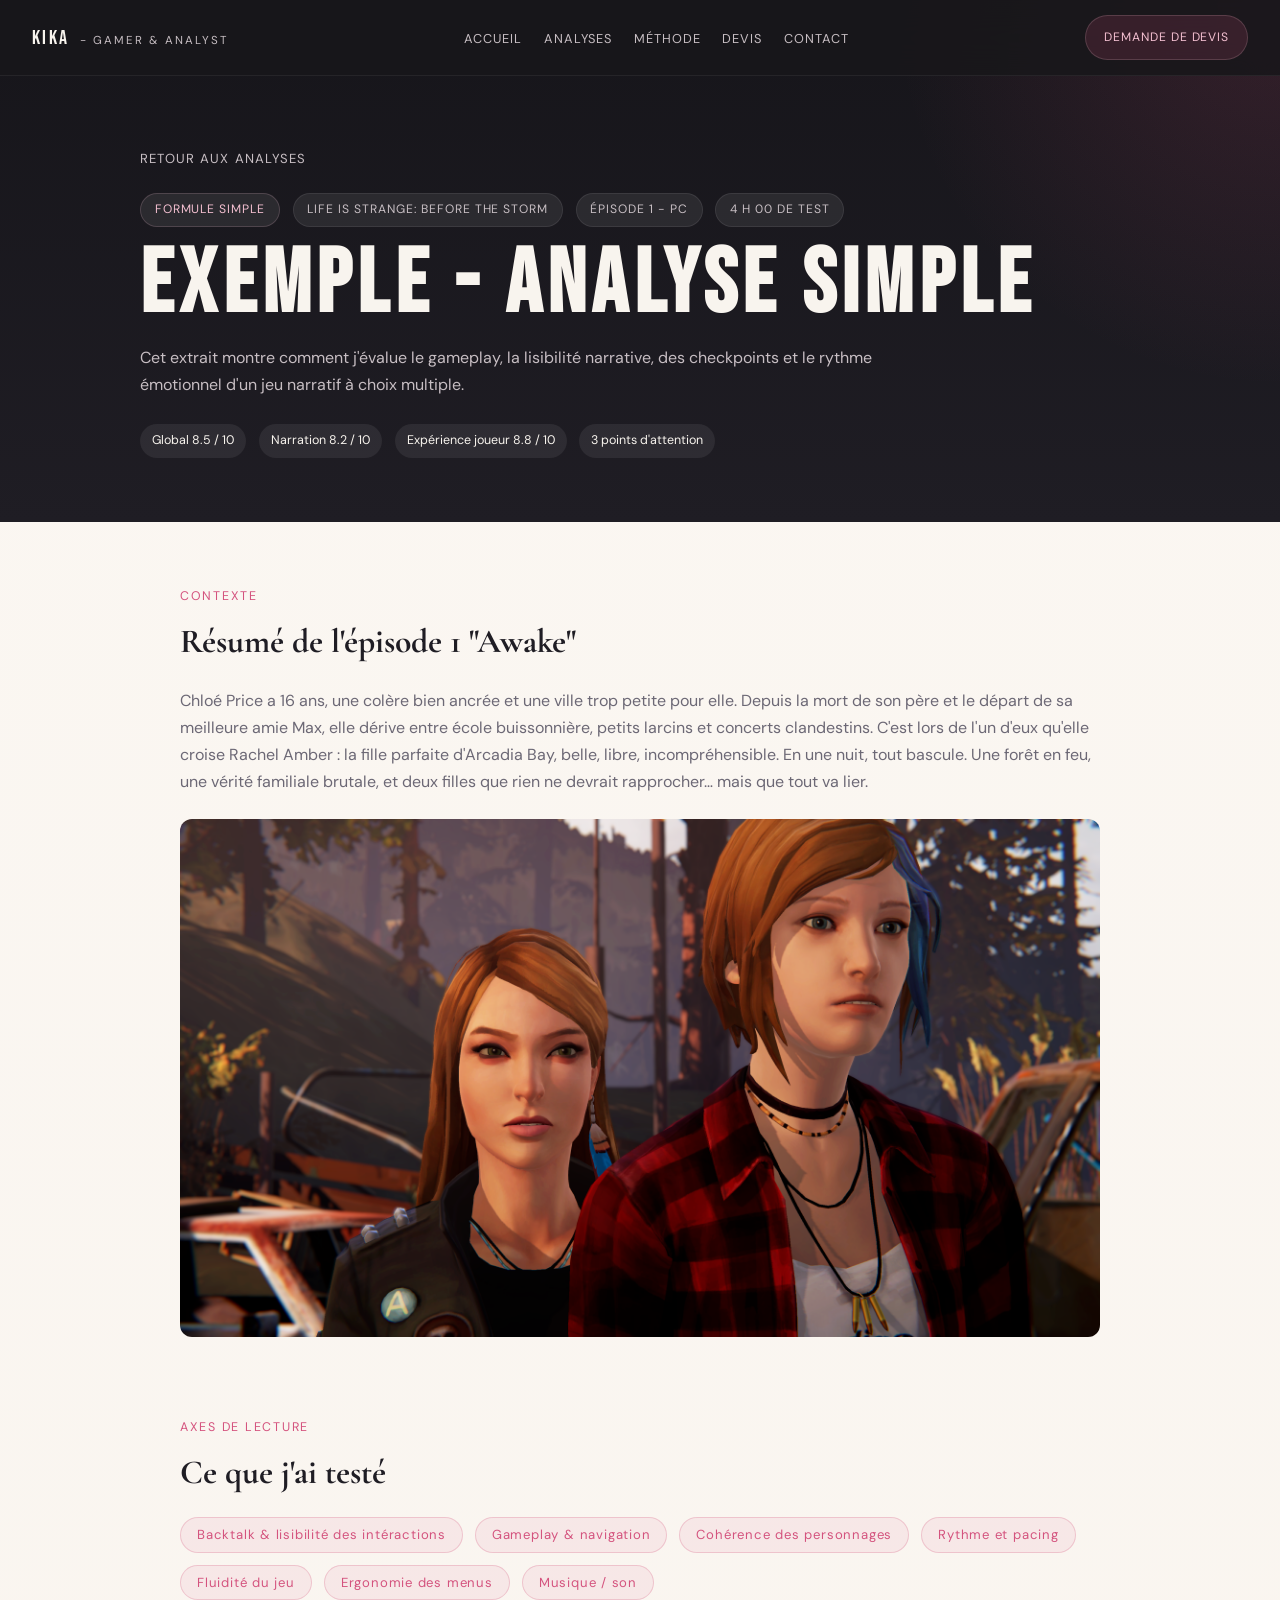
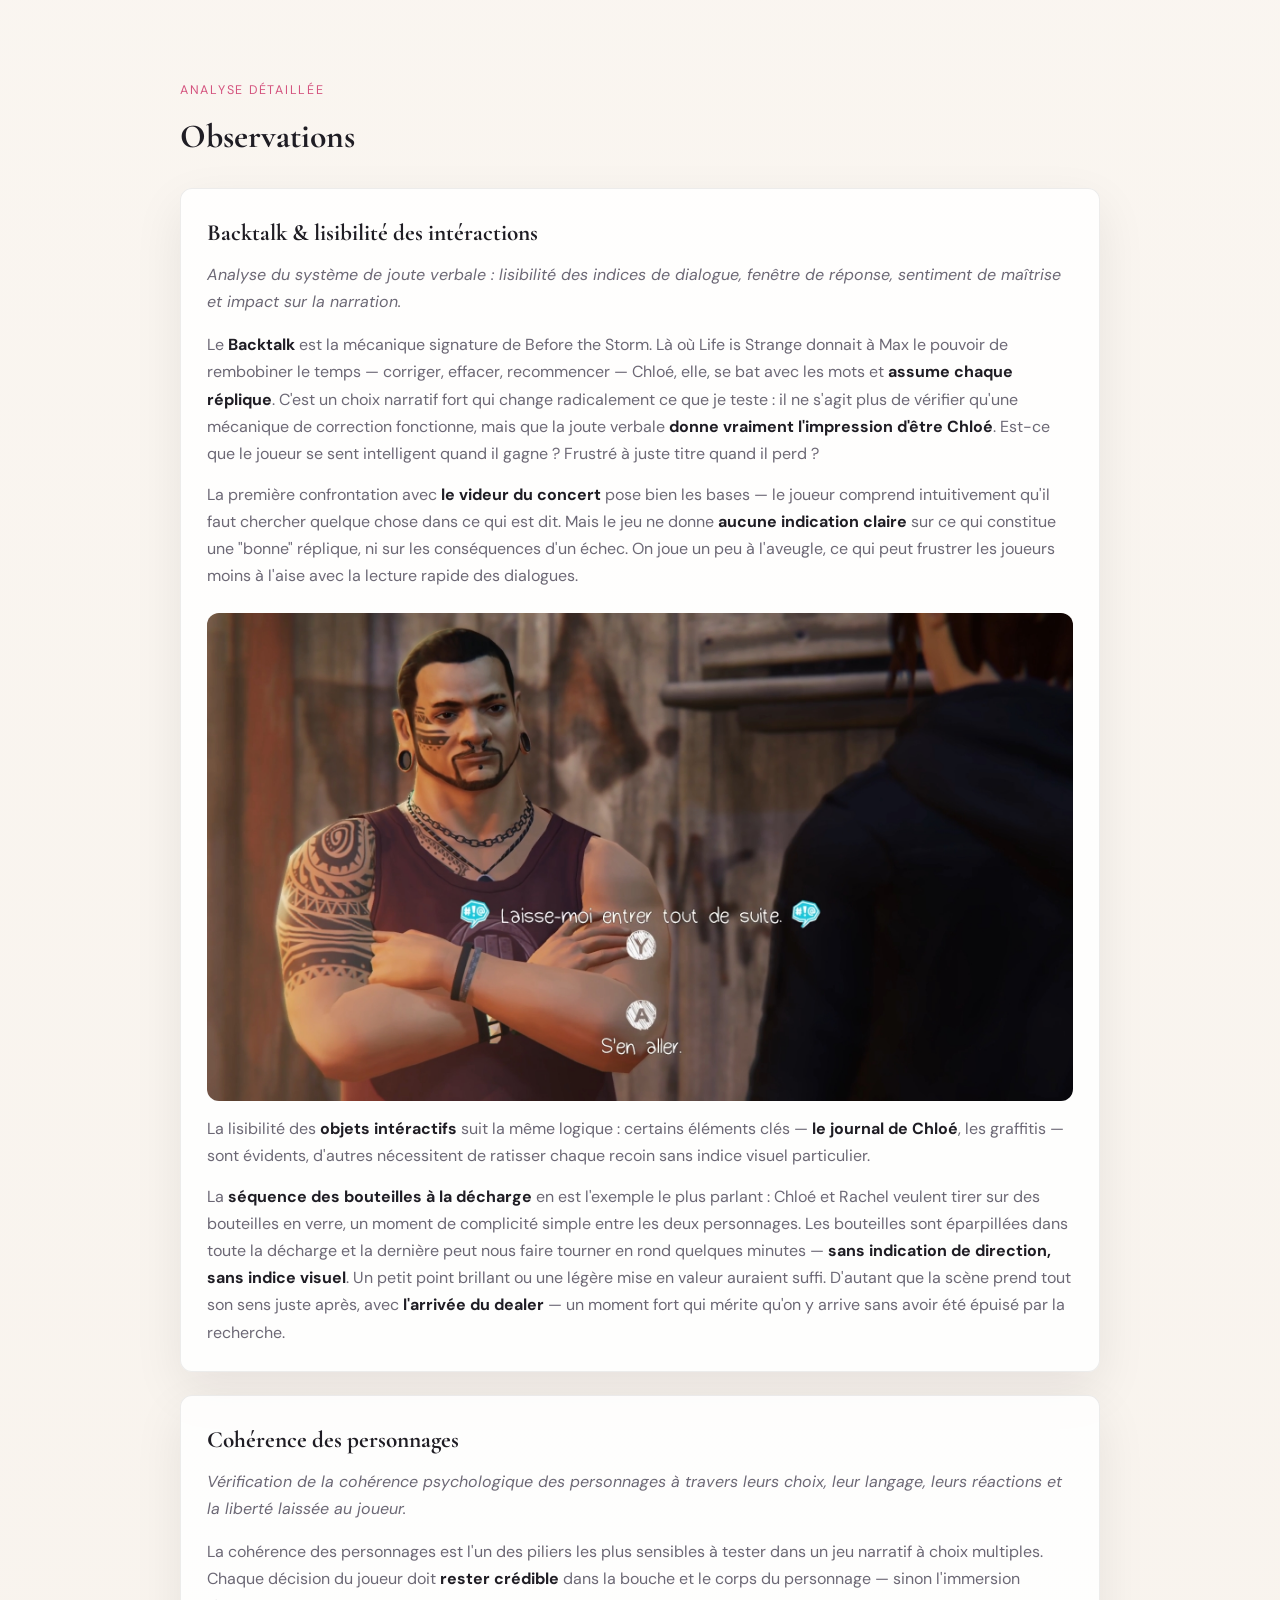
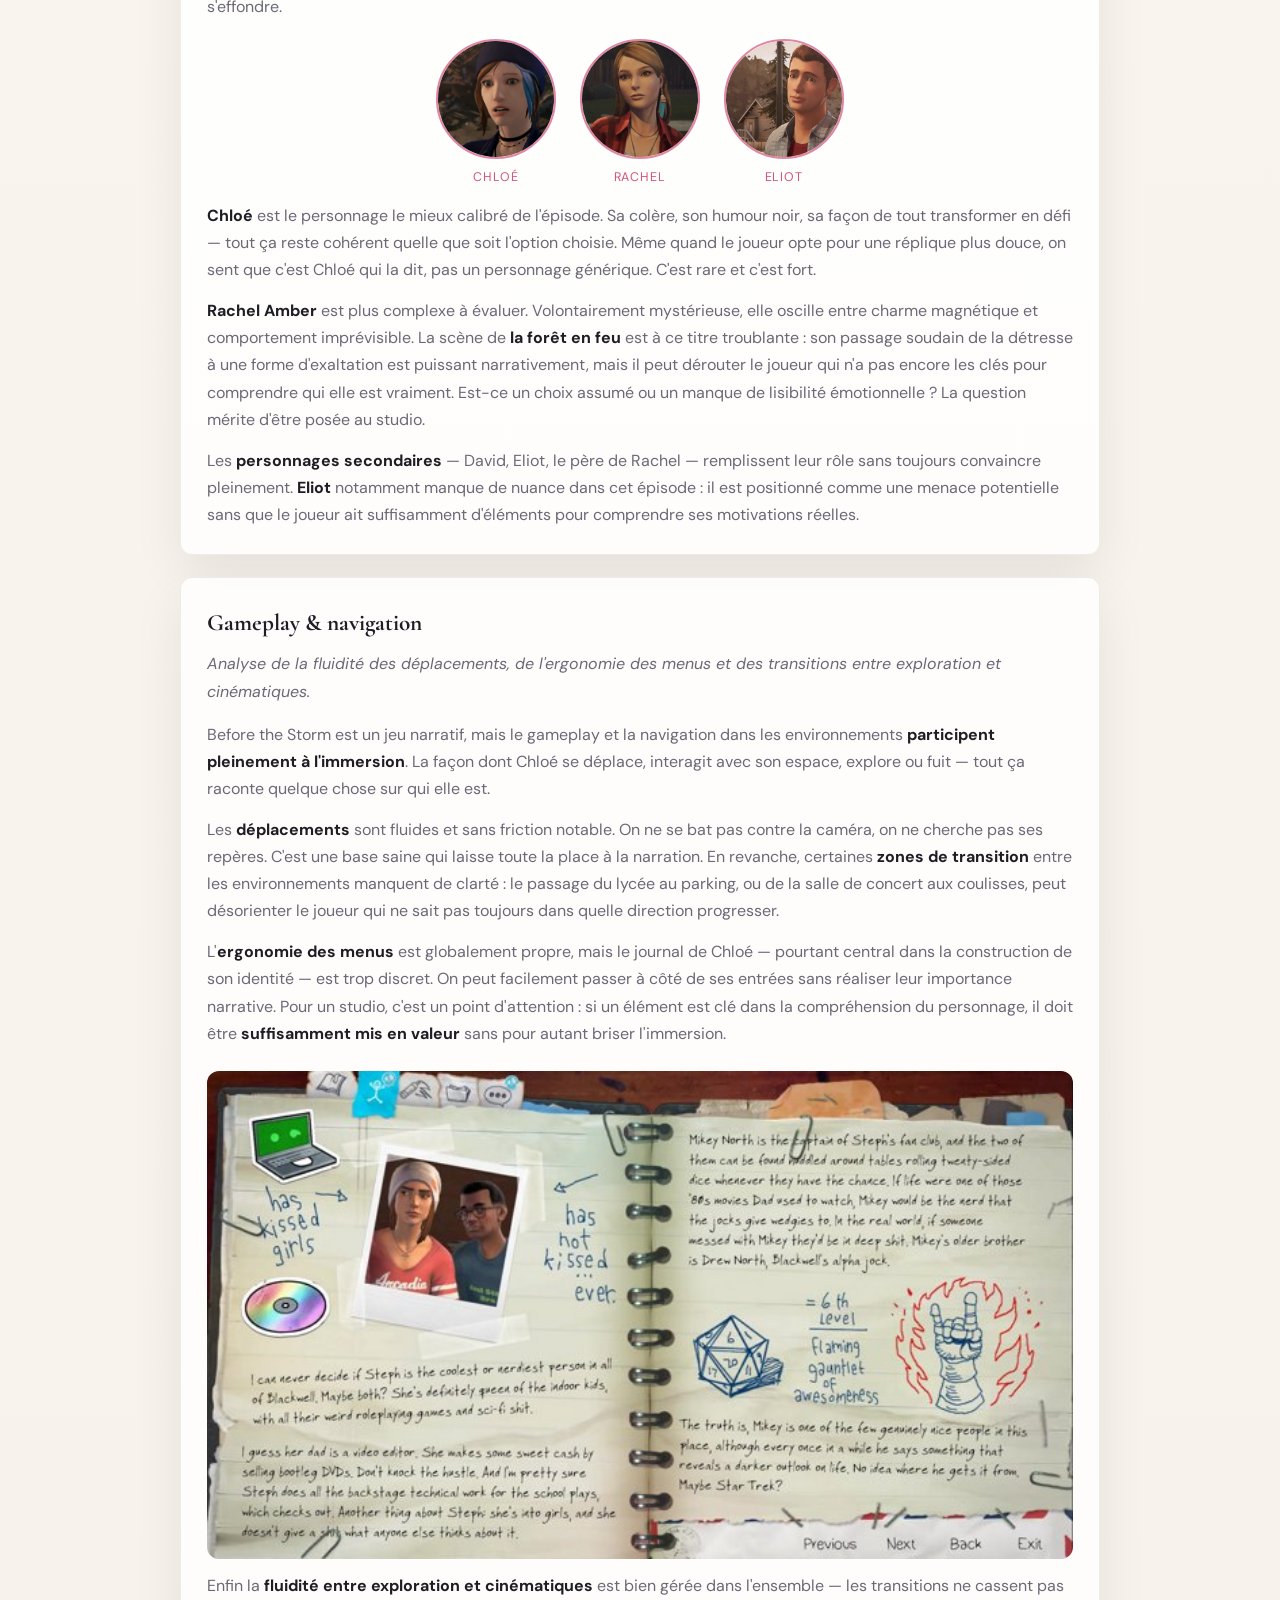
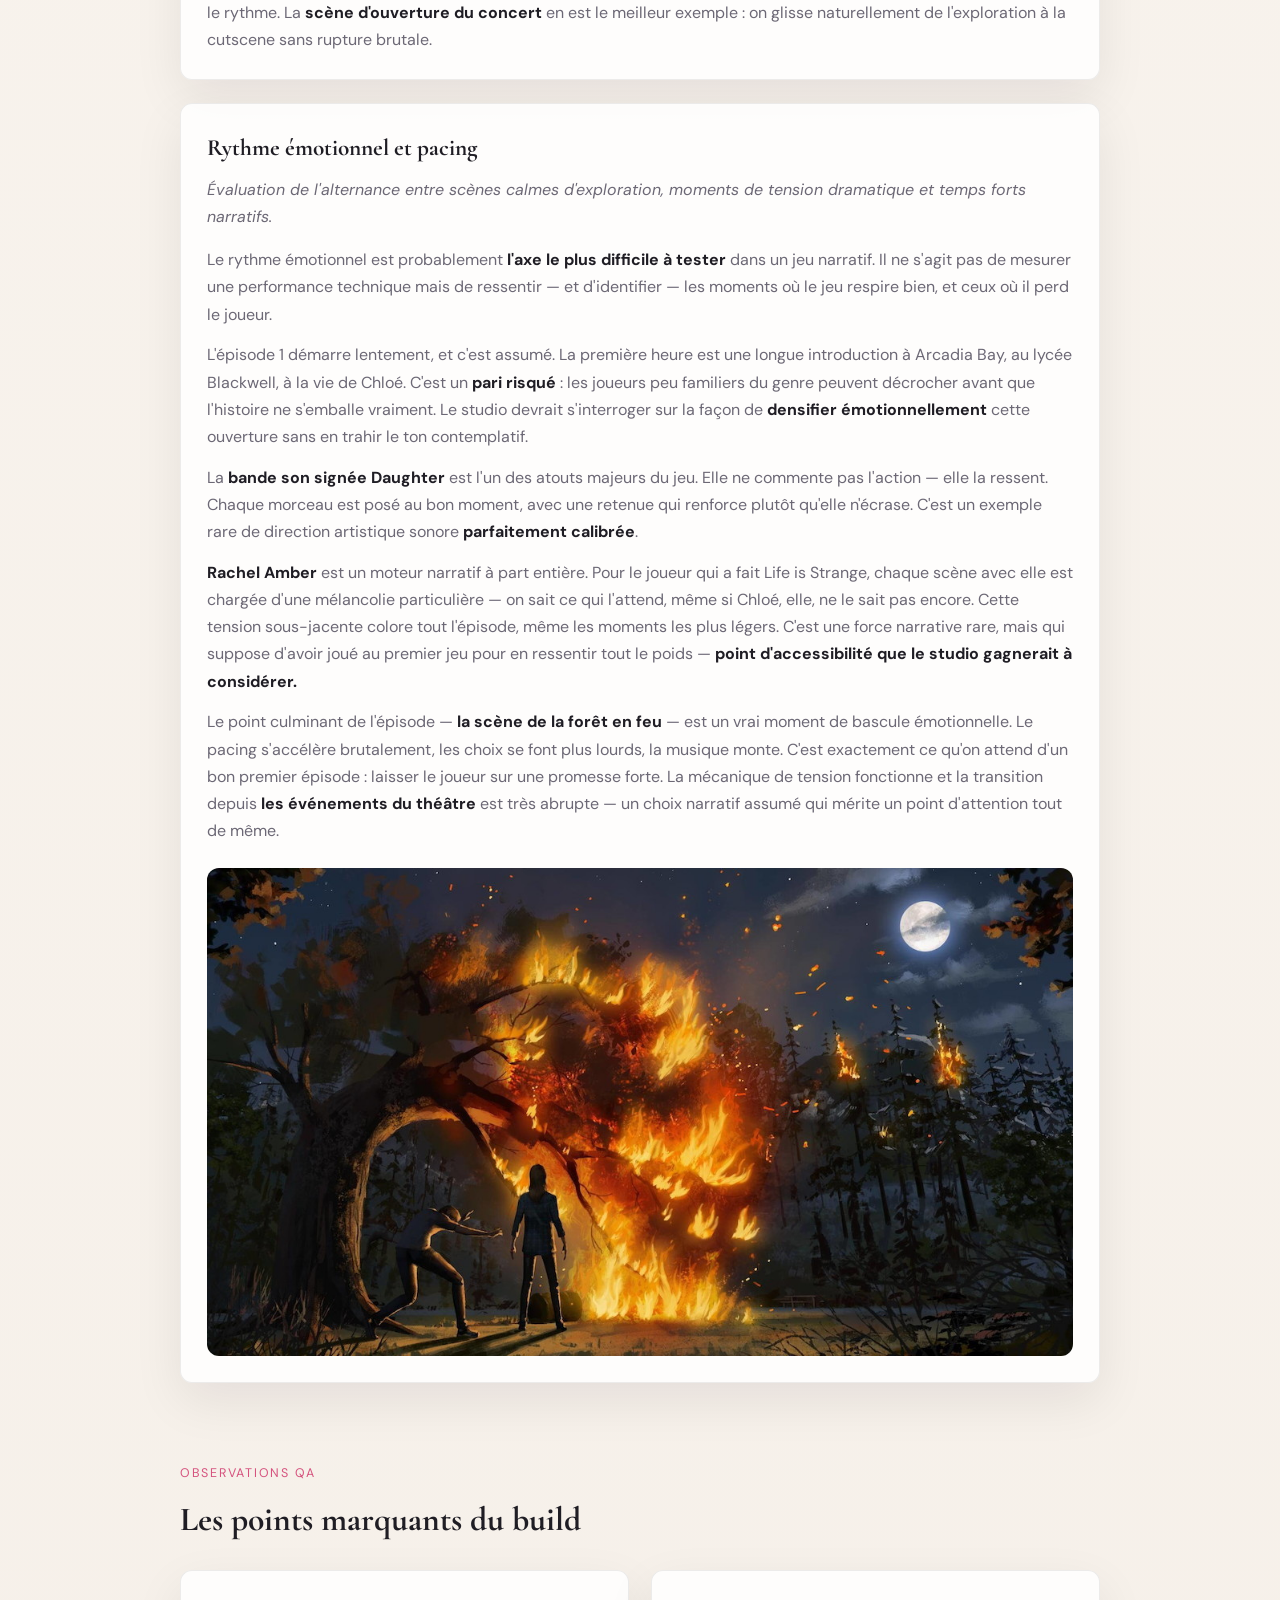
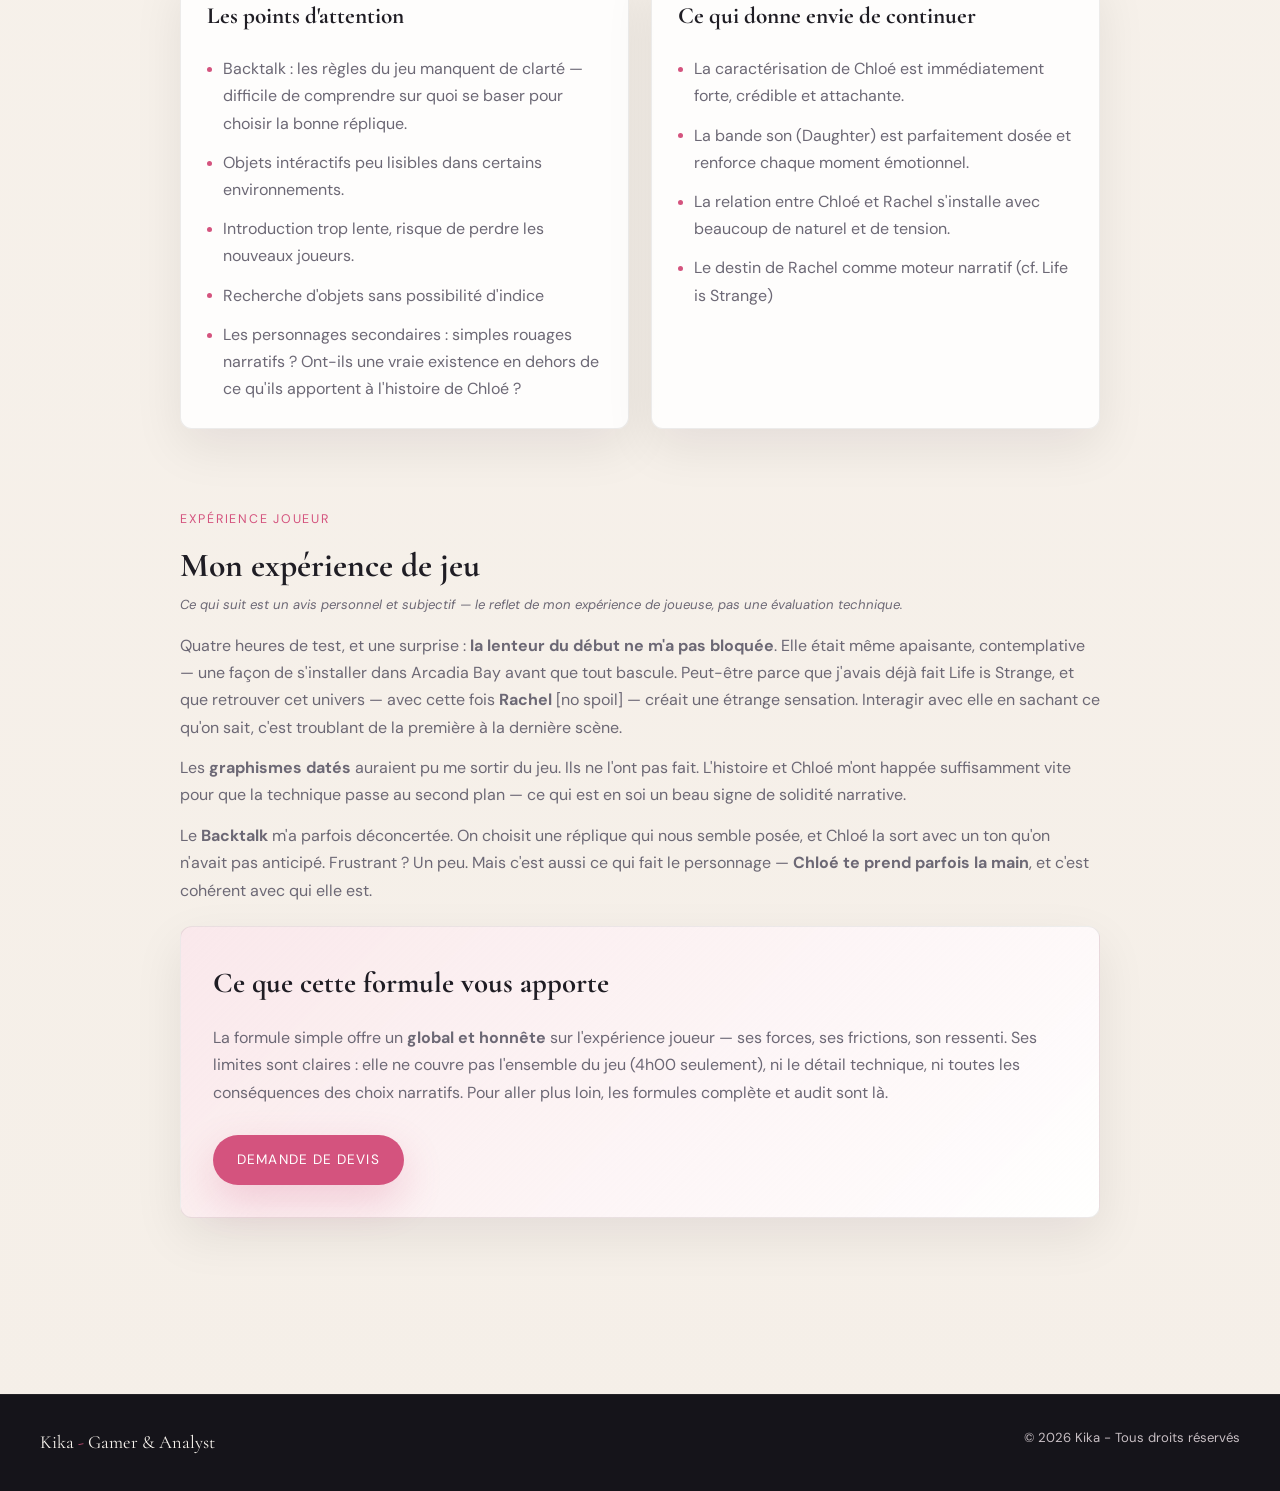
<file: analyse-simple.html>
<!DOCTYPE html>
<html lang="fr">
<head>
<meta charset="UTF-8" />
<meta name="viewport" content="width=device-width, initial-scale=1.0" />
<title>Exemple de rapport - Plateforme poetique | Kika</title>
<link rel="preconnect" href="https://fonts.googleapis.com" />
<link rel="preconnect" href="https://fonts.gstatic.com" crossorigin />
<link href="https://fonts.googleapis.com/css2?family=Bebas+Neue&family=Cormorant+Garamond:wght@300;400;500;600&family=DM+Sans:wght@300;400;500;700&display=swap" rel="stylesheet" />
<link rel="stylesheet" href="styles.css" />
</head>
<body class="article-page">

<nav>
  <div class="nav-logo">Kika <span class="nav-sub">- Gamer &amp; Analyst</span></div>
  <ul class="nav-links">
    <li><a href="index.html#accueil">Accueil</a></li>
    <li><a href="index.html#analyses">Analyses</a></li>
    <li><a href="index.html#methode">Méthode</a></li>
    <li><a href="devis.html">Devis</a></li>
    <li><a href="index.html#contact">Contact</a></li>
  </ul>
  <div class="nav-actions">
    <a href="devis.html" class="nav-button">Demande de devis</a>
  </div>
</nav>

<header class="article-header">
  <div class="article-header-inner">
    <a href="index.html#analyses" class="article-back">Retour aux analyses</a>
    <div class="article-meta-row">
      <span class="article-pill primary">Formule simple</span>
      <span class="article-pill">Life is Strange: before the storm</span>
      <span class="article-pill">épisode 1 - PC</span>
      <span class="article-pill">4 h 00 de test</span>
    </div>
    <h1>Exemple - analyse simple</h1>
    <p>
      Cet extrait montre comment j'évalue le gameplay, la lisibilité narrative,
      des checkpoints et le rythme émotionnel d'un jeu narratif à choix multiple.
    </p>
    <div class="article-score-grid">
      <span class="article-score">Global 8.5 / 10</span>
      <span class="article-score">Narration 8.2 / 10</span>
      <span class="article-score">Expérience joueur 8.8 / 10</span>
      <span class="article-score">3 points d'attention</span>
    </div>
  </div>
</header>

<main class="article-main">
  <section class="article-section">
    <p class="article-section-label">Contexte</p>
    <h2>Résumé de l'épisode 1 "Awake"</h2>
    <p class="article-copy">
      Chloé Price a 16 ans, une colère bien ancrée et une ville trop petite pour elle. 
      Depuis la mort de son père et le départ de sa meilleure amie Max, 
      elle dérive entre école buissonnière, petits larcins et concerts 
      clandestins. C'est lors de l'un d'eux qu'elle croise Rachel Amber : 
      la fille parfaite d'Arcadia Bay, belle, libre, incompréhensible. 
      En une nuit, tout bascule. Une forêt en feu, une vérité familiale brutale, 
      et deux filles que rien ne devrait rapprocher… mais que tout va lier.
    </p>
    <img src="images/ChloeR.png" alt="Life is Strange - Before the Storm" style="margin-top: 1.5rem; border-radius: 12px; width: 100%;" />
  </section>
  </section>

<section class="article-section">
  <p class="article-section-label">Axes de lecture</p>
  <h2>Ce que j'ai testé</h2>
  <div class="article-axes">
  <span class="article-axe">Backtalk & lisibilité des intéractions</span>
  <span class="article-axe">Gameplay & navigation</span>
  <span class="article-axe">Cohérence des personnages</span>
  <span class="article-axe">Rythme et pacing</span>
  <span class="article-axe">Fluidité du jeu</span>
  <span class="article-axe">Ergonomie des menus</span>
  <span class="article-axe">Musique / son</span>
</div>
</section>

    <section class="article-section">
    <p class="article-section-label">analyse détaillée</p>
    <h2>Observations</h2>
    <div class="article-cards" style="grid-template-columns: 1fr;">
    <article class="article-panel">
  <h3>Backtalk & lisibilité des intéractions</h3>
  <p><em>Analyse du système de joute verbale : lisibilité des indices de dialogue, fenêtre de réponse, sentiment de maîtrise et impact sur la narration.</em></p>

 <p style="margin-top: 1rem;">
    Le <strong>Backtalk</strong> est la mécanique signature de Before the Storm. 
    Là où Life is Strange donnait à Max le pouvoir de rembobiner le temps — 
    corriger, effacer, recommencer — Chloé, elle, se bat avec les mots et <strong>assume chaque réplique</strong>. 
    C'est un choix narratif fort qui change radicalement ce que je teste : il ne s'agit plus de vérifier qu'une mécanique 
    de correction fonctionne, mais que la joute verbale <strong>donne vraiment l'impression d'être Chloé</strong>. 
    Est-ce que le joueur se sent intelligent quand il gagne ? Frustré à juste titre quand il perd ?
  </p>

  <p style="margin-top: 0.85rem;">
    La première confrontation avec <strong>le videur du concert</strong> pose bien les bases — le joueur comprend intuitivement qu'il faut chercher quelque chose dans ce qui est dit. Mais le jeu ne donne <strong>aucune indication claire</strong> sur ce qui constitue une "bonne" réplique, ni sur les conséquences d'un échec. On joue un peu à l'aveugle, ce qui peut frustrer les joueurs moins à l'aise avec la lecture rapide des dialogues.
  </p>
<img src="images/videur.jpg" alt="Life is Strange - Before the Storm" style="margin-top: 1.5rem; border-radius: 12px; width: 100%;" />
  <p style="margin-top: 0.85rem;">
    La lisibilité des <strong>objets intéractifs</strong> suit la même logique : certains éléments clés — <strong>le journal de Chloé</strong>, les graffitis — sont évidents, d'autres nécessitent de ratisser chaque recoin sans indice visuel particulier.
  </p>
   <p style="margin-top: 0.85rem;">
    La <strong>séquence des bouteilles à la décharge</strong> en est l'exemple le plus parlant : Chloé et Rachel veulent tirer sur des bouteilles en verre, un moment de complicité simple entre les deux personnages. Les bouteilles sont éparpillées dans toute la décharge et la dernière peut nous faire tourner en rond quelques minutes — <strong>sans indication de direction, sans indice visuel</strong>. Un petit point brillant ou une légère mise en valeur auraient suffi. D'autant que la scène prend tout son sens juste après, avec <strong>l'arrivée du dealer</strong> — un moment fort qui mérite qu'on y arrive sans avoir été épuisé par la recherche.
  </p>
</article>

</article>
      <article class="article-panel">
  <h3>Cohérence des personnages</h3>
  <p><em>Vérification de la cohérence psychologique des personnages à travers leurs choix, leur langage, leurs réactions et la liberté laissée au joueur.</em></p>

  <p style="margin-top: 1rem;">
    La cohérence des personnages est l'un des piliers les plus sensibles à tester dans un jeu narratif à choix multiples. Chaque décision du joueur doit <strong>rester crédible</strong> dans la bouche et le corps du personnage — sinon l'immersion s'effondre.
  </p>
<div style="display: flex; gap: 1.5rem; margin-top: 1.2rem; flex-wrap: wrap; justify-content: center;">
  <div style="display: flex; flex-direction: column; align-items: center; gap: 0.5rem;">
    <img src="images/chloe.png" alt="Chloé" style="width: 120px; height: 120px; border-radius: 50%; object-fit: cover; border: 2px solid rgba(212, 83, 126, 0.7);" />
    <span style="font-size: 0.78rem; color: var(--rose); text-transform: uppercase; letter-spacing: 0.08em;">Chloé</span>
  </div>
  <div style="display: flex; flex-direction: column; align-items: center; gap: 0.5rem;">
    <img src="images/rachel.png" alt="Rachel" style="width: 120px; height: 120px; border-radius: 50%; object-fit: cover; border: 2px solid rgba(212, 83, 126, 0.7);" />
    <span style="font-size: 0.78rem; color: var(--rose); text-transform: uppercase; letter-spacing: 0.08em;">Rachel</span>
  </div>
  <div style="display: flex; flex-direction: column; align-items: center; gap: 0.5rem;">
    <img src="images/eliot.jpg" alt="Eliot" style="width: 120px; height: 120px; border-radius: 50%; object-fit: cover; border: 2px solid rgba(212, 83, 126, 0.7);" />
    <span style="font-size: 0.78rem; color: var(--rose); text-transform: uppercase; letter-spacing: 0.08em;">Eliot</span>
  </div>
</div>
  <p style="margin-top: 0.85rem;">
    <strong>Chloé</strong> est le personnage le mieux calibré de l'épisode. Sa colère, son humour noir, sa façon de tout transformer en défi — tout ça reste cohérent quelle que soit l'option choisie. Même quand le joueur opte pour une réplique plus douce, on sent que c'est Chloé qui la dit, pas un personnage générique. C'est rare et c'est fort.
  </p>

  <p style="margin-top: 0.85rem;">
    <strong>Rachel Amber</strong> est plus complexe à évaluer. Volontairement mystérieuse, elle oscille entre charme magnétique et comportement imprévisible. La scène de <strong>la forêt en feu</strong> est à ce titre troublante : son passage soudain de la détresse à une forme d'exaltation est puissant narrativement, mais il peut dérouter le joueur qui n'a pas encore les clés pour comprendre qui elle est vraiment. Est-ce un choix assumé ou un manque de lisibilité émotionnelle ? La question mérite d'être posée au studio.
  </p>

  <p style="margin-top: 0.85rem;">
    Les <strong>personnages secondaires</strong> — David, Eliot, le père de Rachel — remplissent leur rôle sans toujours convaincre pleinement. <strong>Eliot</strong> notamment manque de nuance dans cet épisode : il est positionné comme une menace potentielle sans que le joueur ait suffisamment d'éléments pour comprendre ses motivations réelles.
  </p>
</article>

<article class="article-panel">
  <h3>Gameplay & navigation</h3>
  <p><em>Analyse de la fluidité des déplacements, de l'ergonomie des menus et des transitions entre exploration et cinématiques.</em></p>

  <p style="margin-top: 1rem;">
    Before the Storm est un jeu narratif, mais le gameplay et la navigation dans les environnements <strong>participent pleinement à l'immersion</strong>. La façon dont Chloé se déplace, interagit avec son espace, explore ou fuit — tout ça raconte quelque chose sur qui elle est.
  </p>

  <p style="margin-top: 0.85rem;">
    Les <strong>déplacements</strong> sont fluides et sans friction notable. On ne se bat pas contre la caméra, on ne cherche pas ses repères. C'est une base saine qui laisse toute la place à la narration. En revanche, certaines <strong>zones de transition</strong> entre les environnements manquent de clarté : le passage du lycée au parking, ou de la salle de concert aux coulisses, peut désorienter le joueur qui ne sait pas toujours dans quelle direction progresser.
  </p>

  <p style="margin-top: 0.85rem;">
    L'<strong>ergonomie des menus</strong> est globalement propre, mais le journal de Chloé — pourtant central dans la construction de son identité — est trop discret. On peut facilement passer à côté de ses entrées sans réaliser leur importance narrative. Pour un studio, c'est un point d'attention : si un élément est clé dans la compréhension du personnage, il doit être <strong>suffisamment mis en valeur</strong> sans pour autant briser l'immersion.
  <img src="images/journal.jpg" alt="Life is Strange - Before the Storm" style="margin-top: 1.5rem; border-radius: 12px; width: 100%;" />
  </p>

  <p style="margin-top: 0.85rem;">
    Enfin la <strong>fluidité entre exploration et cinématiques</strong> est bien gérée dans l'ensemble — les transitions ne cassent pas le rythme. La <strong>scène d'ouverture du concert</strong> en est le meilleur exemple : on glisse naturellement de l'exploration à la cutscene sans rupture brutale.
  </p>
</article>
<article class="article-panel">
  <h3>Rythme émotionnel et pacing</h3>
  <p><em>Évaluation de l'alternance entre scènes calmes d'exploration, moments de tension dramatique et temps forts narratifs.</em></p>

  <p style="margin-top: 1rem;">
    Le rythme émotionnel est probablement <strong>l'axe le plus difficile à tester</strong> dans un jeu narratif. Il ne s'agit pas de mesurer une performance technique mais de ressentir — et d'identifier — les moments où le jeu respire bien, et ceux où il perd le joueur.
  </p>

  <p style="margin-top: 0.85rem;">
    L'épisode 1 démarre lentement, et c'est assumé. La première heure est une longue introduction à Arcadia Bay, au lycée Blackwell, à la vie de Chloé. C'est un <strong>pari risqué</strong> : les joueurs peu familiers du genre peuvent décrocher avant que l'histoire ne s'emballe vraiment. Le studio devrait s'interroger sur la façon de <strong>densifier émotionnellement</strong> cette ouverture sans en trahir le ton contemplatif.
  </p>

  <p style="margin-top: 0.85rem;">
    La <strong>bande son signée Daughter</strong> est l'un des atouts majeurs du jeu. Elle ne commente pas l'action — elle la ressent. Chaque morceau est posé au bon moment, avec une retenue qui renforce plutôt qu'elle n'écrase. C'est un exemple rare de direction artistique sonore <strong>parfaitement calibrée</strong>.
  </p>

  <p style="margin-top: 0.85rem;">
    <strong>Rachel Amber</strong> est un moteur narratif à part entière. Pour le joueur qui a fait Life is Strange, 
  chaque scène avec elle est chargée d'une mélancolie particulière — on sait ce qui l'attend, 
  même si Chloé, elle, ne le sait pas encore. Cette tension sous-jacente colore tout l'épisode, 
  même les moments les plus légers. C'est une force narrative rare, mais qui suppose d'avoir joué 
  au premier jeu pour en ressentir tout le poids — <strong>point d'accessibilité que le studio gagnerait à considérer.</strong></p>

  <p style="margin-top: 0.85rem;">
    Le point culminant de l'épisode — <strong>la scène de la forêt en feu</strong> — est un vrai moment de bascule émotionnelle. 
    Le pacing s'accélère brutalement, les choix se font plus lourds, la musique monte. 
    C'est exactement ce qu'on attend d'un bon premier épisode : laisser le joueur sur une promesse forte. 
    La mécanique de tension fonctionne et la transition depuis <strong>les événements du théâtre</strong> est très abrupte — 
    un choix narratif assumé qui mérite un point d'attention tout de même.
  </p>
  <img src="images/incendie.jpg" alt="Life is Strange - Before the Storm" style="margin-top: 1.5rem; border-radius: 12px; width: 100%;" />
</article>
    </div>
  </section>

  <section class="article-section">
    <p class="article-section-label">Observations QA</p>
    <h2>Les points marquants du build</h2>
    <div class="article-columns">
      <article class="article-panel">
        <h3>Les points d'attention</h3>
        <ul class="article-list">
          <li>Backtalk : les règles du jeu manquent de clarté — difficile de comprendre sur quoi se baser pour choisir la bonne réplique.</li>
          <li>Objets intéractifs peu lisibles dans certains environnements.</li>
          <li>Introduction trop lente, risque de perdre les nouveaux joueurs.</li>
          <li>Recherche d'objets sans possibilité d'indice</li>
            <li>Les personnages secondaires : simples rouages narratifs ? 
              Ont-ils une vraie existence en dehors de ce qu'ils apportent à l'histoire de Chloé ?</li>
        </ul>
      </article>
      <article class="article-panel">
        <h3>Ce qui donne envie de continuer</h3>
        <ul class="article-list">
          <li>La caractérisation de Chloé est immédiatement forte, crédible et attachante.</li>
          <li>La bande son (Daughter) est parfaitement dosée et renforce chaque moment émotionnel.</li>
          <li>La relation entre Chloé et Rachel s'installe avec beaucoup de naturel et de tension.</li>
          <li>Le destin de Rachel comme moteur narratif (cf. Life is Strange)</li>
        </ul>
      </article>
    </div>
  </section>

  <section class="article-section">
    <p class="article-section-label">Expérience joueur</p>
<h2>Mon expérience de jeu</h2>
<p style="margin-bottom: 1rem; font-size: 0.82rem; color: var(--text-muted); font-style: italic;">
  Ce qui suit est un avis personnel et subjectif — le reflet de mon expérience de joueuse, pas une évaluation technique.
</p>
<p class="article-copy">
  Quatre heures de test, et une surprise : <strong>la lenteur du début ne m'a pas bloquée</strong>. 
  Elle était même apaisante, contemplative — une façon de s'installer dans Arcadia Bay avant que tout bascule. 
  Peut-être parce que j'avais déjà fait Life is Strange, et que retrouver cet univers — avec cette fois 
  <strong>Rachel</strong> [no spoil] — créait une étrange sensation. Interagir avec elle en sachant ce qu'on sait, 
  c'est troublant de la première à la dernière scène.
</p>
<p class="article-copy" style="margin-top: 0.85rem;">
  Les <strong>graphismes datés</strong> auraient pu me sortir du jeu. Ils ne l'ont pas fait. L'histoire et Chloé 
  m'ont happée suffisamment vite pour que la technique passe au second plan — ce qui est en soi un beau signe 
  de solidité narrative.
</p>
<p class="article-copy" style="margin-top: 0.85rem;">
  Le <strong>Backtalk</strong> m'a parfois déconcertée. On choisit une réplique qui nous semble posée, et Chloé 
  la sort avec un ton qu'on n'avait pas anticipé. Frustrant ? Un peu. Mais c'est aussi ce qui fait le personnage 
  — <strong>Chloé te prend parfois la main</strong>, et c'est cohérent avec qui elle est.
</p>
    <div class="article-final">
      <h3>Ce que cette formule vous apporte</h3>
      <p class="article-copy">
        La formule simple offre un <strong> global et honnête</strong> sur 
        l'expérience joueur — ses forces, ses frictions, 
        son ressenti. Ses limites sont claires : elle ne couvre pas 
        l'ensemble du jeu (4h00 seulement), ni le détail technique, ni toutes les conséquences 
        des choix narratifs. Pour aller plus loin, les formules complète et audit sont là.</p>

      <a href="devis.html" class="button button-primary article-cta">demande de devis</a>
    </div>
  </section>
</main>

<footer>
  <div class="footer-name">Kika <span>-</span> Gamer &amp; Analyst</div>
  <div class="footer-copy">&copy; 2026 Kika - Tous droits réservés</div>
</footer>

</body>
</html>
</file>
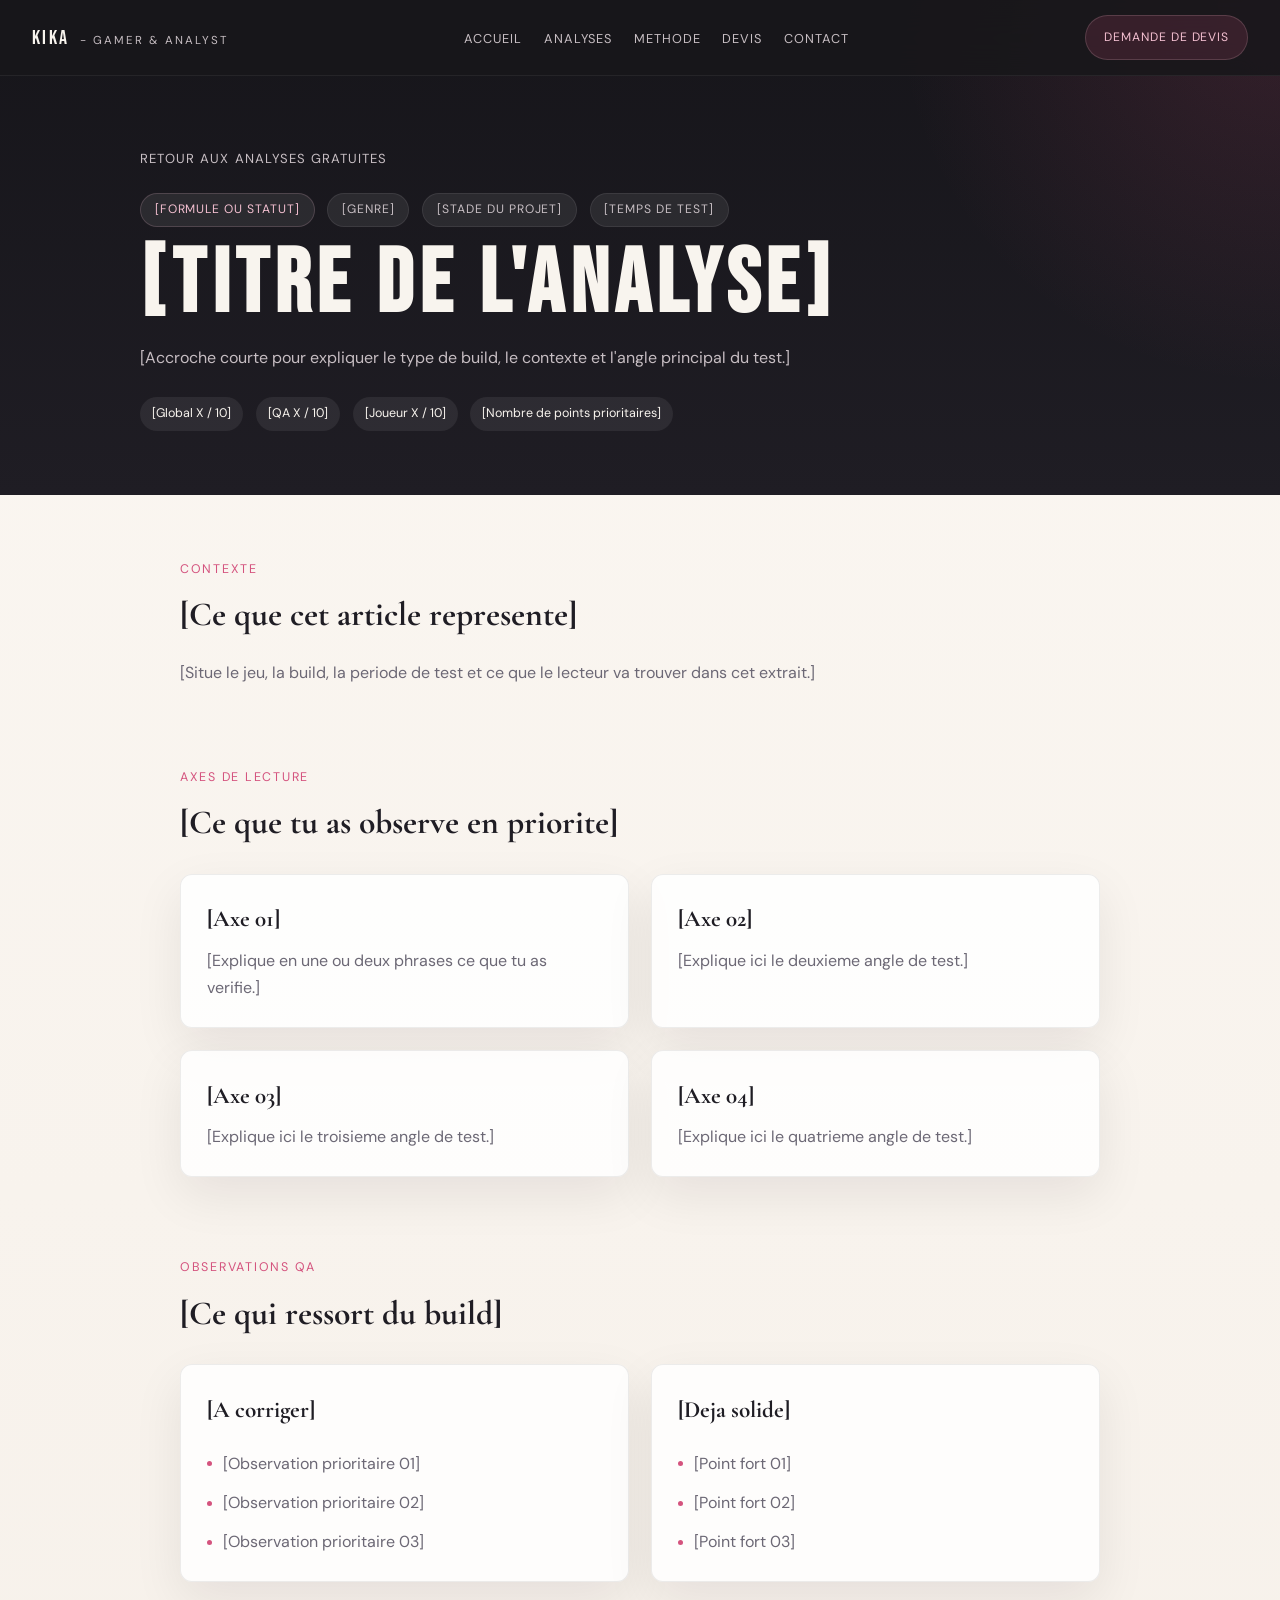
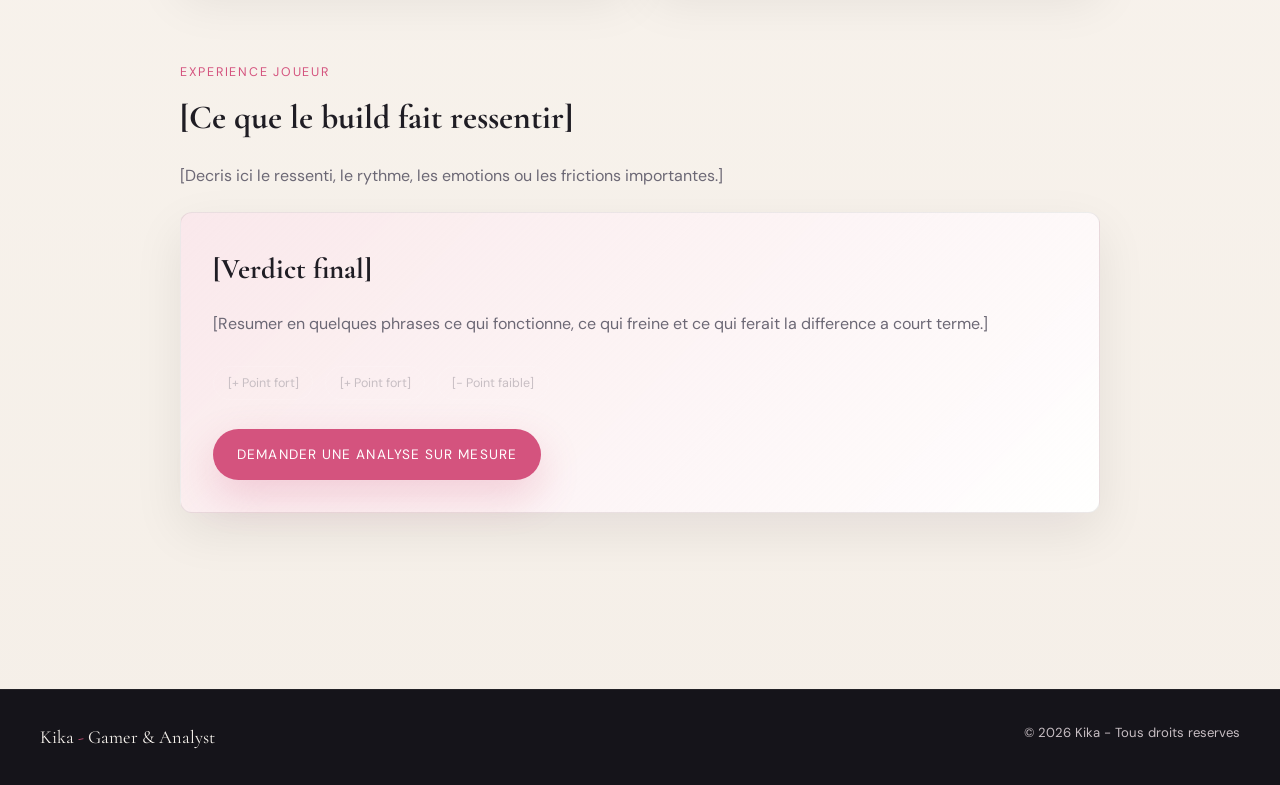
<file: article-template.html>
<!DOCTYPE html>
<html lang="fr">
<head>
<meta charset="UTF-8" />
<meta name="viewport" content="width=device-width, initial-scale=1.0" />
<title>[Titre de l'analyse] | Kika</title>
<link rel="preconnect" href="https://fonts.googleapis.com" />
<link rel="preconnect" href="https://fonts.gstatic.com" crossorigin />
<link href="https://fonts.googleapis.com/css2?family=Bebas+Neue&family=Cormorant+Garamond:wght@300;400;500;600&family=DM+Sans:wght@300;400;500;700&display=swap" rel="stylesheet" />
<link rel="stylesheet" href="styles.css" />
</head>
<body class="article-page">

<nav>
  <div class="nav-logo">Kika <span class="nav-sub">- Gamer &amp; Analyst</span></div>
  <ul class="nav-links">
    <li><a href="index.html#accueil">Accueil</a></li>
    <li><a href="index.html#analyses">Analyses</a></li>
    <li><a href="index.html#methode">Methode</a></li>
    <li><a href="devis.html">Devis</a></li>
    <li><a href="index.html#contact">Contact</a></li>
  </ul>
  <div class="nav-actions">
    <a href="devis.html" class="nav-button">Demande de devis</a>
  </div>
</nav>

<header class="article-header">
  <div class="article-header-inner">
    <a href="index.html#analyses" class="article-back">Retour aux analyses gratuites</a>
    <div class="article-meta-row">
      <span class="article-pill primary">[Formule ou statut]</span>
      <span class="article-pill">[Genre]</span>
      <span class="article-pill">[Stade du projet]</span>
      <span class="article-pill">[Temps de test]</span>
    </div>
    <h1>[Titre de l'analyse]</h1>
    <p>[Accroche courte pour expliquer le type de build, le contexte et l'angle principal du test.]</p>
    <div class="article-score-grid">
      <span class="article-score">[Global X / 10]</span>
      <span class="article-score">[QA X / 10]</span>
      <span class="article-score">[Joueur X / 10]</span>
      <span class="article-score">[Nombre de points prioritaires]</span>
    </div>
  </div>
</header>

<main class="article-main">
  <section class="article-section">
    <p class="article-section-label">Contexte</p>
    <h2>[Ce que cet article represente]</h2>
    <p class="article-copy">
      [Situe le jeu, la build, la periode de test et ce que le lecteur va trouver dans cet extrait.]
    </p>
  </section>

  <section class="article-section">
    <p class="article-section-label">Axes de lecture</p>
    <h2>[Ce que tu as observe en priorite]</h2>
    <div class="article-cards">
      <article class="article-panel">
        <h3>[Axe 01]</h3>
        <p>[Explique en une ou deux phrases ce que tu as verifie.]</p>
      </article>
      <article class="article-panel">
        <h3>[Axe 02]</h3>
        <p>[Explique ici le deuxieme angle de test.]</p>
      </article>
      <article class="article-panel">
        <h3>[Axe 03]</h3>
        <p>[Explique ici le troisieme angle de test.]</p>
      </article>
      <article class="article-panel">
        <h3>[Axe 04]</h3>
        <p>[Explique ici le quatrieme angle de test.]</p>
      </article>
    </div>
  </section>

  <section class="article-section">
    <p class="article-section-label">Observations QA</p>
    <h2>[Ce qui ressort du build]</h2>
    <div class="article-columns">
      <article class="article-panel">
        <h3>[A corriger]</h3>
        <ul class="article-list">
          <li>[Observation prioritaire 01]</li>
          <li>[Observation prioritaire 02]</li>
          <li>[Observation prioritaire 03]</li>
        </ul>
      </article>
      <article class="article-panel">
        <h3>[Deja solide]</h3>
        <ul class="article-list">
          <li>[Point fort 01]</li>
          <li>[Point fort 02]</li>
          <li>[Point fort 03]</li>
        </ul>
      </article>
    </div>
  </section>

  <section class="article-section">
    <p class="article-section-label">Experience joueur</p>
    <h2>[Ce que le build fait ressentir]</h2>
    <p class="article-copy">
      [Decris ici le ressenti, le rythme, les emotions ou les frictions importantes.]
    </p>
    <div class="article-final">
      <h3>[Verdict final]</h3>
      <p class="article-copy">
        [Resumer en quelques phrases ce qui fonctionne, ce qui freine et ce qui ferait la difference a court terme.]
      </p>
      <div class="hero-tags article-cta">
        <span>[+ Point fort]</span>
        <span>[+ Point fort]</span>
        <span>[- Point faible]</span>
      </div>
      <a href="devis.html" class="button button-primary article-cta">Demander une analyse sur mesure</a>
    </div>
  </section>
</main>

<footer>
  <div class="footer-name">Kika <span>-</span> Gamer &amp; Analyst</div>
  <div class="footer-copy">&copy; 2026 Kika - Tous droits reserves</div>
</footer>

</body>
</html>
</file>
<file: styles.css>
:root {
  --anthracite: #18171b;
  --anthracite-light: #232228;
  --anthracite-mid: #34323d;
  --rose: #d4537e;
  --rose-light: #f4c0d1;
  --rose-pale: #fbeaf0;
  --cream: #f8f4ee;
  --paper: #fffdfa;
  --text-main: #1f1d24;
  --text-muted: #6c6875;
  --text-on-dark: #f8f4ee;
  --text-muted-on-dark: #c7bec3;
  --border-soft: rgba(31, 29, 36, 0.08);
  --shadow-soft: 0 18px 50px rgba(20, 18, 24, 0.08);
  --shadow-strong: 0 22px 60px rgba(20, 18, 24, 0.16);
  --font-brand: "Bebas Neue", sans-serif;
  --font-display: "Cormorant Garamond", serif;
  --font-body: "DM Sans", sans-serif;
  --section-padding: 6rem 2.5rem;
  --container-width: 1100px;
  --radius: 12px;
}

* {
  box-sizing: border-box;
  margin: 0;
  padding: 0;
}

html {
  scroll-behavior: smooth;
}

body {
  font-family: var(--font-body);
  background: linear-gradient(180deg, #fcfaf7 0%, #f7f2eb 100%);
  color: var(--text-main);
  font-size: 16px;
  line-height: 1.7;
}

img {
  display: block;
  max-width: 100%;
}

section {
  padding: var(--section-padding);
  scroll-margin-top: 110px;
}

.container {
  max-width: var(--container-width);
  margin: 0 auto;
}

.section-dark {
  background:
    radial-gradient(circle at top right, rgba(212, 83, 126, 0.14), transparent 26%),
    linear-gradient(180deg, #17161b 0%, #1f1d24 100%);
}

.section-label {
  color: var(--rose);
  font-size: 0.78rem;
  letter-spacing: 0.16em;
  text-transform: uppercase;
  margin-bottom: 0.85rem;
}

.section-title {
  font-family: var(--font-display);
  font-size: clamp(2.4rem, 4vw, 3.4rem);
  font-weight: 400;
  line-height: 1.08;
  margin-bottom: 1.25rem;
}

.section-intro {
  max-width: 720px;
  color: var(--text-muted);
  margin-bottom: 3rem;
}

.section-dark .section-title,
.section-dark .section-intro {
  color: var(--text-on-dark);
}

.section-dark .section-intro {
  color: var(--text-muted-on-dark);
}

.button {
  display: inline-flex;
  align-items: center;
  justify-content: center;
  gap: 0.55rem;
  min-height: 48px;
  padding: 0.8rem 1.45rem;
  border-radius: 999px;
  border: 1px solid transparent;
  text-decoration: none;
  font-size: 0.85rem;
  letter-spacing: 0.08em;
  text-transform: uppercase;
  transition: transform 0.2s ease, box-shadow 0.2s ease, background 0.2s ease, border-color 0.2s ease, color 0.2s ease;
  cursor: pointer;
  font-family: inherit;
}

.button:hover {
  transform: translateY(-2px);
}

.button-primary {
  background: var(--rose);
  color: #fff;
  box-shadow: 0 16px 40px rgba(212, 83, 126, 0.24);
}

.button-primary:hover {
  background: #bf436b;
}

.button-secondary {
  border-color: rgba(212, 83, 126, 0.3);
  color: var(--rose);
  background: rgba(255, 255, 255, 0.74);
}

.button-secondary:hover {
  background: var(--rose-pale);
}

.section-dark .button-secondary {
  background: transparent;
  color: var(--rose-light);
  border-color: rgba(244, 192, 209, 0.26);
}

nav {
  position: fixed;
  inset: 0 0 auto 0;
  z-index: 100;
  height: 76px;
  padding: 0 2rem;
  display: flex;
  align-items: center;
  justify-content: space-between;
  gap: 1.5rem;
  background: rgba(24, 23, 27, 0.88);
  backdrop-filter: blur(18px);
  border-bottom: 1px solid rgba(255, 255, 255, 0.06);
}

.nav-logo {
  font-family: var(--font-brand);
  font-size: 1.25rem;
  letter-spacing: 0.12em;
  color: var(--text-on-dark);
  white-space: nowrap;
}

.nav-sub {
  font-family: var(--font-body);
  font-size: 0.72rem;
  letter-spacing: 0.18em;
  text-transform: uppercase;
  color: var(--text-muted-on-dark);
  margin-left: 0.3rem;
}

.nav-links {
  display: flex;
  align-items: center;
  gap: 1.35rem;
  list-style: none;
  flex-wrap: wrap;
}

.nav-links a {
  color: var(--text-muted-on-dark);
  text-decoration: none;
  font-size: 0.8rem;
  letter-spacing: 0.08em;
  text-transform: uppercase;
  transition: color 0.2s ease;
}

.nav-links a:hover {
  color: var(--rose-light);
}

.nav-actions {
  display: flex;
  align-items: center;
}

.nav-button {
  display: inline-flex;
  align-items: center;
  justify-content: center;
  min-height: 44px;
  padding: 0.7rem 1.1rem;
  border-radius: 999px;
  background: rgba(212, 83, 126, 0.16);
  border: 1px solid rgba(244, 192, 209, 0.18);
  color: var(--rose-light);
  text-decoration: none;
  font-size: 0.76rem;
  letter-spacing: 0.08em;
  text-transform: uppercase;
}

#accueil {
  min-height: 100vh;
  display: flex;
  align-items: center;
  position: relative;
  overflow: hidden;
  padding-top: 8rem;
  background:
    radial-gradient(circle at top right, rgba(212, 83, 126, 0.22), transparent 24%),
    radial-gradient(circle at left bottom, rgba(212, 83, 126, 0.1), transparent 24%),
    linear-gradient(180deg, #16151a 0%, #1f1d24 100%);
}

#accueil::before,
.page-hero::before {
  content: "";
  position: absolute;
  inset: auto auto -80px -80px;
  width: 240px;
  height: 240px;
  border-radius: 50%;
  background: radial-gradient(circle, rgba(212, 83, 126, 0.18), transparent 70%);
  pointer-events: none;
}

.hero-inner,
.page-hero-inner {
  width: 100%;
  max-width: var(--container-width);
  margin: 0 auto;
  position: relative;
  z-index: 1;
}

.hero-tag,
.page-kicker {
  display: inline-flex;
  align-items: center;
  gap: 0.5rem;
  border-radius: 999px;
  border: 1px solid rgba(244, 192, 209, 0.26);
  padding: 0.4rem 0.95rem;
  color: var(--rose-light);
  font-size: 0.76rem;
  letter-spacing: 0.14em;
  text-transform: uppercase;
}

.hero-title {
  margin-top: 1.35rem;
}

.hero-name {
  display: block;
  font-family: var(--font-brand);
  font-size: clamp(4.4rem, 11vw, 7.5rem);
  line-height: 0.92;
  letter-spacing: 0.08em;
  color: var(--text-on-dark);
}

.hero-subtitle {
  display: block;
  margin-top: 0.55rem;
  font-size: clamp(1.6rem, 3vw, 2.4rem);
  text-transform: uppercase;
  letter-spacing: 0.3em;
  color: var(--rose-light);
}

.hero-slash {
  color: var(--rose);
}

.hero-slogan {
  max-width: 700px;
  margin-top: 1.6rem;
  color: var(--text-muted-on-dark);
  font-size: 1.04rem;
}

.hero-actions,
.page-actions,
.contact-actions,
.form-actions {
  display: flex;
  flex-wrap: wrap;
  gap: 0.9rem;
  margin-top: 2rem;
}

.hero-tags {
  display: flex;
  flex-wrap: wrap;
  gap: 0.75rem;
  margin-top: 2.2rem;
}

.hero-tags span,
.criteria-pill,
.article-tag {
  display: inline-flex;
  align-items: center;
  min-height: 34px;
  padding: 0.35rem 0.85rem;
  border-radius: 999px;
  border: 1px solid rgba(255, 255, 255, 0.1);
  color: var(--text-muted-on-dark);
  font-size: 0.78rem;
}

.bio-block {
  margin-top: 4.5rem;
  padding-top: 2.5rem;
  border-top: 1px solid rgba(255, 255, 255, 0.08);
  display: grid;
  grid-template-columns: 280px minmax(0, 1fr);
  gap: 3rem;
  align-items: center;
}

.bio-label {
  color: var(--rose);
  text-transform: uppercase;
  font-size: 0.72rem;
  letter-spacing: 0.14em;
  margin-bottom: 1rem;
}

.bio-text {
  color: var(--text-muted-on-dark);
  font-size: 0.98rem;
}

.logo-container {
  display: flex;
  align-items: center;
}

.logo-circle {
  width: 220px;
  height: 220px;
  object-fit: cover;
  border-radius: 50%;
  border: 3px solid rgba(212, 83, 126, 0.7);
  box-shadow: 0 0 28px rgba(212, 83, 126, 0.32);
  transition: transform 0.3s ease, box-shadow 0.3s ease;
}

.logo-circle:hover {
  transform: scale(1.05);
  box-shadow: 0 0 34px rgba(212, 83, 126, 0.46);
}

.articles-grid,
.offers-grid,
.archive-grid,
.article-cards,
.article-columns,
.page-card-grid {
  display: grid;
  gap: 1.4rem;
}

.articles-grid,
.offers-grid,
.archive-grid,
.page-card-grid {
  grid-template-columns: repeat(3, minmax(0, 1fr));
}

.article-card,
.offer-card,
.archive-card,
.quote-panel,
.quote-summary,
.contact-card,
.page-card,
.article-panel,
.article-final {
  background: rgba(255, 255, 255, 0.84);
  border: 1px solid var(--border-soft);
  border-radius: var(--radius);
  box-shadow: var(--shadow-soft);
}

.article-card,
.offer-card,
.archive-card,
.page-card,
.article-panel,
.article-final,
.contact-card {
  padding: 1.6rem;
}

.article-card {
  position: relative;
  overflow: hidden;
  transition: transform 0.25s ease, box-shadow 0.25s ease, border-color 0.25s ease;
}

.article-card::before,
.archive-card::before {
  content: "";
  position: absolute;
  inset: 0 auto 0 0;
  width: 4px;
  background: linear-gradient(180deg, var(--rose), rgba(212, 83, 126, 0));
}

.article-card:hover,
.archive-card:hover {
  transform: translateY(-6px);
  box-shadow: var(--shadow-strong);
}

.article-topline,
.archive-topline {
  color: var(--text-muted);
  font-size: 0.74rem;
  letter-spacing: 0.1em;
  text-transform: uppercase;
}

.article-genre,
.archive-genre {
  color: var(--rose);
  font-size: 0.78rem;
  letter-spacing: 0.08em;
  text-transform: uppercase;
  margin-top: 0.9rem;
}

.article-title,
.archive-title,
.offer-name,
.page-card h3 {
  font-family: var(--font-display);
  font-size: 1.6rem;
  font-weight: 500;
  line-height: 1.18;
  margin-top: 0.45rem;
}

.article-desc,
.archive-card p,
.offer-sub,
.offer-features li,
.quote-step p,
.contact-card p,
.contact-list li,
.summary-text,
.summary-list li,
.article-copy,
.article-list li,
.article-panel p,
.page-card p {
  color: var(--text-muted);
}

.article-meta,
.archive-card-footer,
.page-stats,
.article-score-grid {
  display: flex;
  flex-wrap: wrap;
  gap: 0.8rem;
  margin-top: 1rem;
}

.article-meta span,
.archive-card-footer span,
.page-stat,
.article-score {
  display: inline-flex;
  align-items: center;
  min-height: 34px;
  padding: 0.3rem 0.75rem;
  border-radius: 999px;
  background: var(--rose-pale);
  color: var(--rose);
  font-size: 0.78rem;
}

.article-meta span:last-child,
.archive-card-footer span:last-child,
.page-stat:last-child {
  background: rgba(31, 29, 36, 0.06);
  color: var(--text-muted);
}

.article-link,
.archive-link,
.inline-link {
  display: inline-flex;
  align-items: center;
  gap: 0.45rem;
  margin-top: 1.3rem;
  text-decoration: none;
  color: var(--rose);
  font-size: 0.84rem;
  letter-spacing: 0.06em;
  text-transform: uppercase;
}

.archive-highlight {
  margin-top: 2rem;
  padding: 2rem;
  border-radius: calc(var(--radius) + 4px);
  display: flex;
  justify-content: space-between;
  gap: 1.5rem;
  align-items: center;
  background:
    linear-gradient(135deg, rgba(212, 83, 126, 0.12), rgba(255, 255, 255, 0.7)),
    var(--paper);
  border: 1px solid rgba(212, 83, 126, 0.14);
  box-shadow: var(--shadow-soft);
}

.archive-label {
  color: var(--rose);
  font-size: 0.78rem;
  letter-spacing: 0.16em;
  text-transform: uppercase;
  margin-bottom: 0.5rem;
}

.archive-highlight h3 {
  font-family: var(--font-display);
  font-size: 2rem;
  margin-bottom: 0.5rem;
}

.archive-highlight p {
  max-width: 680px;
  color: var(--text-muted);
}

.method-grid {
  display: grid;
  grid-template-columns: repeat(2, minmax(0, 1fr));
  gap: 1.4rem;
}

.method-card {
  padding: 1.6rem;
  border-radius: var(--radius);
  background: rgba(255, 255, 255, 0.05);
  border: 1px solid rgba(255, 255, 255, 0.08);
}

.method-num {
  font-family: var(--font-display);
  font-size: 3rem;
  line-height: 1;
  color: rgba(244, 192, 209, 0.28);
}

.method-card-title {
  color: var(--text-on-dark);
  font-size: 1rem;
  margin-top: 0.6rem;
  margin-bottom: 0.45rem;
}

.method-card-text {
  color: var(--text-muted-on-dark);
}

.method-criteria {
  margin-top: 2rem;
  padding-top: 2rem;
  border-top: 1px solid rgba(255, 255, 255, 0.08);
}

.method-criteria h3 {
  color: var(--rose);
  font-size: 0.78rem;
  letter-spacing: 0.16em;
  text-transform: uppercase;
  margin-bottom: 1rem;
}

.criteria-list {
  display: flex;
  flex-wrap: wrap;
  gap: 0.7rem;
}

.criteria-pill {
  color: var(--text-on-dark);
  background: rgba(255, 255, 255, 0.05);
}

.offer-card {
  display: flex;
  flex-direction: column;
  min-height: 100%;
  transition: transform 0.25s ease, box-shadow 0.25s ease, border-color 0.25s ease;
}

.offer-card.featured {
  border: 1px solid rgba(212, 83, 126, 0.4);
  box-shadow: var(--shadow-strong);
  position: relative;
}

.offer-card:hover {
  transform: translateY(-6px);
  box-shadow: var(--shadow-strong);
}

.offer-icon {
  width: 50px;
  height: 50px;
  border-radius: 14px;
  display: grid;
  place-items: center;
  background: var(--rose-pale);
  color: var(--rose);
  font-weight: 700;
  letter-spacing: 0.08em;
}

.offer-badge {
  position: absolute;
  top: -13px;
  left: 1.6rem;
  display: inline-flex;
  align-items: center;
  min-height: 30px;
  padding: 0.2rem 0.8rem;
  border-radius: 999px;
  background: var(--rose);
  color: #fff;
  font-size: 0.72rem;
  letter-spacing: 0.1em;
  text-transform: uppercase;
}

.offer-sub {
  margin-top: 0.4rem;
}

.offer-features {
  list-style: none;
  margin-top: 1.2rem;
  display: flex;
  flex-direction: column;
  gap: 0.75rem;
  flex: 1;
}

.offer-features li {
  position: relative;
  padding-left: 1rem;
}

.offer-features li::before {
  content: "";
  position: absolute;
  left: 0;
  top: 0.75rem;
  width: 5px;
  height: 5px;
  border-radius: 50%;
  background: var(--rose);
}

.offer-cta {
  margin-top: 1.6rem;
}

.offer-cta-outline {
  border: 1px solid var(--rose);
  color: var(--rose);
  background: transparent;
}

.offer-cta-filled {
  background: var(--rose);
  color: #fff;
}

.offers-cta-bar {
  margin-top: 1.5rem;
  display: flex;
  flex-direction: column;
  gap: 0.75rem;
}

.offers-cta-button {
  width: 100%;
}

.offers-cta-note {
  text-align: center;
  color: var(--text-muted);
  font-size: 0.92rem;
}

.quote-layout {
  display: grid;
  grid-template-columns: minmax(0, 1.35fr) minmax(320px, 0.85fr);
  gap: 1.6rem;
  align-items: start;
}

.quote-panel {
  padding: 1.8rem;
}

.quote-process {
  margin-bottom: 2rem;
}

.quote-process-label {
  color: var(--rose-light);
  font-size: 0.76rem;
  letter-spacing: 0.16em;
  text-transform: uppercase;
  margin-bottom: 1rem;
}

.quote-steps {
  display: grid;
  gap: 0.9rem;
}

.quote-step {
  display: grid;
  grid-template-columns: 42px minmax(0, 1fr);
  gap: 1rem;
  padding: 1rem 1.1rem;
  border-radius: var(--radius);
  background: rgba(255, 255, 255, 0.05);
  border: 1px solid rgba(255, 255, 255, 0.08);
}

.quote-step span {
  width: 42px;
  height: 42px;
  border-radius: 50%;
  display: grid;
  place-items: center;
  background: rgba(212, 83, 126, 0.12);
  color: var(--rose-light);
  font-weight: 700;
}

.quote-step p {
  color: var(--text-muted-on-dark);
}

.form-grid {
  display: grid;
  grid-template-columns: repeat(2, minmax(0, 1fr));
  gap: 1rem;
}

.form-field {
  display: flex;
  flex-direction: column;
  gap: 0.5rem;
}

.form-field span {
  color: var(--text-on-dark);
  font-size: 0.84rem;
}

.form-field-full {
  grid-column: 1 / -1;
}

.quote-form input,
.quote-form select,
.quote-form textarea {
  min-height: 50px;
  border-radius: 12px;
  border: 1px solid rgba(255, 255, 255, 0.08);
  background: rgba(255, 255, 255, 0.06);
  color: var(--text-on-dark);
  padding: 0.85rem 1rem;
  font: inherit;
  outline: none;
  transition: border-color 0.2s ease, background 0.2s ease;
}

.quote-form input::placeholder,
.quote-form textarea::placeholder {
  color: rgba(255, 255, 255, 0.48);
}

.quote-form input:focus,
.quote-form select:focus,
.quote-form textarea:focus {
  border-color: rgba(244, 192, 209, 0.4);
  background: rgba(255, 255, 255, 0.08);
}

.quote-form textarea {
  min-height: 150px;
  resize: vertical;
}

.form-note,
.summary-disclaimer {
  margin-top: 1rem;
  color: var(--text-muted-on-dark);
  font-size: 0.84rem;
}

.quote-summary {
  padding: 1.8rem;
  position: sticky;
  top: 108px;
  background:
    linear-gradient(180deg, rgba(255, 255, 255, 0.96), rgba(255, 253, 250, 0.94)),
    var(--paper);
}

.summary-label {
  color: var(--rose);
  font-size: 0.78rem;
  letter-spacing: 0.16em;
  text-transform: uppercase;
}

.quote-summary h3 {
  font-family: var(--font-display);
  font-size: 2rem;
  margin-top: 0.6rem;
}

.summary-text {
  margin-top: 0.8rem;
}

.summary-metrics {
  display: grid;
  grid-template-columns: repeat(3, minmax(0, 1fr));
  gap: 0.8rem;
  margin-top: 1.4rem;
}

.summary-metric {
  padding: 0.9rem;
  border-radius: 14px;
  background: rgba(212, 83, 126, 0.08);
}

.summary-metric span {
  display: block;
  font-size: 0.72rem;
  letter-spacing: 0.08em;
  text-transform: uppercase;
  color: var(--text-muted);
}

.summary-metric strong {
  display: block;
  margin-top: 0.35rem;
  color: var(--text-main);
  line-height: 1.4;
}

.summary-list,
.contact-list,
.article-list {
  list-style: none;
  display: flex;
  flex-direction: column;
  gap: 0.75rem;
  margin-top: 1.2rem;
}

.summary-list li,
.contact-list li,
.article-list li {
  position: relative;
  padding-left: 1rem;
}

.summary-list li::before,
.contact-list li::before,
.article-list li::before {
  content: "";
  position: absolute;
  left: 0;
  top: 0.74rem;
  width: 5px;
  height: 5px;
  border-radius: 50%;
  background: var(--rose);
}

.summary-mail-link {
  display: inline-flex;
  margin-top: 1.4rem;
  color: var(--rose);
  text-decoration: none;
  font-size: 0.84rem;
  letter-spacing: 0.08em;
  text-transform: uppercase;
}

.status-message {
  min-height: 1.4rem;
  margin-top: 1rem;
  color: var(--rose);
  font-size: 0.84rem;
}

#contact.section-dark {
  background:
    radial-gradient(circle at top right, rgba(212, 83, 126, 0.14), transparent 26%),
    linear-gradient(180deg, #17161b 0%, #1f1d24 100%);
}

.contact-inner {
  display: grid;
  grid-template-columns: minmax(0, 0.85fr) minmax(0, 1fr);
  gap: 1.6rem;
  align-items: start;
}

.contact-info p,
.contact-card h3 {
  color: var(--text-muted-on-dark);
}

.contact-info strong {
  color: var(--text-on-dark);
}

.contact-detail {
  display: grid;
  gap: 0.9rem;
  margin-top: 1.4rem;
}

.contact-item {
  display: grid;
  grid-template-columns: 112px minmax(0, 1fr);
  gap: 1rem;
  padding: 0.95rem 1.1rem;
  border-radius: var(--radius);
  background: rgba(255, 255, 255, 0.05);
  border: 1px solid rgba(255, 255, 255, 0.08);
}

.contact-item-label {
  font-size: 0.76rem;
  letter-spacing: 0.12em;
  text-transform: uppercase;
  color: var(--rose);
}

.contact-item-value {
  color: var(--text-on-dark);
}

.contact-form {
  display: grid;
  grid-template-columns: repeat(2, minmax(0, 1fr));
  gap: 1rem;
  padding: 1.6rem;
  background: rgba(255, 255, 255, 0.05);
  border: 1px solid rgba(255, 255, 255, 0.08);
  border-radius: var(--radius);
  box-shadow: none;
}

.contact-field {
  display: flex;
  flex-direction: column;
  gap: 0.45rem;
}

.contact-field span {
  font-size: 0.8rem;
  letter-spacing: 0.08em;
  text-transform: uppercase;
  color: var(--text-muted-on-dark);
}

.contact-field-full {
  grid-column: 1 / -1;
}

.contact-form input,
.contact-form textarea {
  width: 100%;
  min-height: 50px;
  padding: 0.85rem 1rem;
  border-radius: 12px;
  border: 1px solid rgba(255, 255, 255, 0.08);
  background: rgba(255, 255, 255, 0.06);
  color: var(--text-on-dark);
  font: inherit;
  outline: none;
  transition: border-color 0.2s ease, box-shadow 0.2s ease;
}

.contact-form input::placeholder,
.contact-form textarea::placeholder {
  color: rgba(255, 255, 255, 0.48);
}

.contact-form textarea {
  min-height: 150px;
  resize: vertical;
}

.contact-form input:focus,
.contact-form textarea:focus {
  border-color: rgba(212, 83, 126, 0.55);
  box-shadow: 0 0 0 4px rgba(212, 83, 126, 0.12);
}

.contact-note {
  grid-column: 1 / -1;
  min-height: 1.4rem;
  color: var(--rose-light);
  font-size: 0.84rem;
}

footer {
  display: flex;
  justify-content: space-between;
  gap: 1rem;
  padding: 2rem 2.5rem;
  background: #15141a;
  border-top: 1px solid rgba(255, 255, 255, 0.06);
}

.footer-name {
  color: var(--text-on-dark);
  font-family: var(--font-display);
  font-size: 1.15rem;
}

.footer-name span {
  color: var(--rose);
}

.footer-copy {
  color: var(--text-muted-on-dark);
  font-size: 0.82rem;
}

.page-hero {
  position: relative;
  padding: 9rem 2.5rem 4.5rem;
  overflow: hidden;
  background:
    radial-gradient(circle at top right, rgba(212, 83, 126, 0.16), transparent 26%),
    linear-gradient(180deg, #16151a 0%, #1f1d24 100%);
}

.page-title {
  font-family: var(--font-display);
  font-size: clamp(2.8rem, 5vw, 4.4rem);
  color: var(--text-on-dark);
  line-height: 1.02;
  margin-top: 1rem;
}

.page-intro {
  max-width: 760px;
  margin-top: 1rem;
  color: var(--text-muted-on-dark);
}

.page-stats {
  margin-top: 1.6rem;
}

.page-stat {
  background: rgba(255, 255, 255, 0.07);
  color: var(--text-on-dark);
}

.page-content {
  padding: 4.5rem 2.5rem 6rem;
}

.page-note {
  margin-top: 2rem;
  padding: 1.4rem 1.5rem;
  border-radius: var(--radius);
  background: rgba(212, 83, 126, 0.08);
  border: 1px solid rgba(212, 83, 126, 0.12);
  color: var(--text-main);
}

.page-card-grid {
  margin-top: 2rem;
}

.page-card h3 {
  margin-top: 0;
}

.article-page {
  background: linear-gradient(180deg, #fbf7f2 0%, #f5efe8 100%);
}

.article-header {
  padding: 9rem 2.5rem 4rem;
  position: relative;
  overflow: hidden;
  background:
    radial-gradient(circle at top right, rgba(212, 83, 126, 0.16), transparent 28%),
    linear-gradient(180deg, #16151a 0%, #1f1d24 100%);
}

.article-header-inner {
  max-width: 1000px;
  margin: 0 auto;
  position: relative;
  z-index: 1;
}

.article-back {
  display: inline-flex;
  align-items: center;
  margin-bottom: 1.4rem;
  color: var(--text-muted-on-dark);
  text-decoration: none;
  font-size: 0.82rem;
  letter-spacing: 0.08em;
  text-transform: uppercase;
}

.article-meta-row {
  display: flex;
  flex-wrap: wrap;
  gap: 0.8rem;
}

.article-pill {
  display: inline-flex;
  align-items: center;
  min-height: 34px;
  padding: 0.35rem 0.85rem;
  border-radius: 999px;
  background: rgba(255, 255, 255, 0.08);
  border: 1px solid rgba(255, 255, 255, 0.08);
  color: var(--text-muted-on-dark);
  font-size: 0.76rem;
  letter-spacing: 0.08em;
  text-transform: uppercase;
}

.article-pill.primary {
  color: var(--rose-light);
  border-color: rgba(244, 192, 209, 0.18);
}

.article-header h1 {
  margin-top: 1rem;
  font-family: var(--font-brand);
  font-size: clamp(3.3rem, 7vw, 5.6rem);
  letter-spacing: 0.07em;
  line-height: 0.95;
  color: var(--text-on-dark);
}

.article-header p {
  max-width: 760px;
  margin-top: 1rem;
  color: var(--text-muted-on-dark);
}

.article-score-grid {
  margin-top: 1.6rem;
}

.article-score {
  background: rgba(255, 255, 255, 0.07);
  color: var(--text-on-dark);
}

.article-main {
  max-width: 1000px;
  margin: 0 auto;
  padding: 4rem 2.5rem 6rem;
}

.article-section {
  margin-bottom: 5rem;
}
.article-main .article-section {
  padding: 0;
}

.article-section + .article-section {
  margin-top: 5rem;
}

.article-section-label {
  color: var(--rose);
  font-size: 0.78rem;
  letter-spacing: 0.14em;
  text-transform: uppercase;
}

.article-section h2 {
  font-family: var(--font-display);
  font-size: 2.1rem;
  margin-top: 0.4rem;
}

.article-copy {
  margin-top: 1rem;
}

.article-columns,
.article-cards {
  grid-template-columns: repeat(2, minmax(0, 1fr));
  margin-top: 1.4rem;
}

.article-panel h3 {
  font-family: var(--font-display);
  font-size: 1.45rem;
  margin-bottom: 0.45rem;
}

.article-panel strong {
  color: var(--text-main);
}

.article-final {
  margin-top: 1.4rem;
  padding: 2rem;
  background:
    linear-gradient(135deg, rgba(212, 83, 126, 0.12), rgba(255, 255, 255, 0.84)),
    var(--paper);
}

.article-final h3 {
  font-family: var(--font-display);
  font-size: 1.8rem;
}

.article-cta {
  margin-top: 1.8rem;
}

code {
  font-family: Consolas, monospace;
  font-size: 0.9em;
}

@media (max-width: 1080px) {
  nav {
    height: auto;
    padding: 1rem 1.4rem;
    align-items: flex-start;
    flex-wrap: wrap;
  }

  .nav-actions {
    width: 100%;
  }

  .nav-button {
    width: 100%;
  }

  #accueil,
  .page-hero,
  .article-header {
    padding-top: 11rem;
  }

  .articles-grid,
  .offers-grid,
  .archive-grid,
  .page-card-grid {
    grid-template-columns: repeat(2, minmax(0, 1fr));
  }

  .quote-layout,
  .contact-inner,
  .bio-block {
    grid-template-columns: 1fr;
  }

  .quote-summary {
    position: static;
  }
}

@media (max-width: 760px) {
  section,
  .page-content,
  .article-main {
    padding-left: 1.25rem;
    padding-right: 1.25rem;
  }

  #accueil,
  .page-hero,
  .article-header {
    padding-left: 1.25rem;
    padding-right: 1.25rem;
  }

  .articles-grid,
  .offers-grid,
  .archive-grid,
  .page-card-grid,
  .method-grid,
  .article-columns,
  .article-cards,
  .summary-metrics,
  .form-grid,
  .contact-form {
    grid-template-columns: 1fr;
  }

  .archive-highlight,
  footer {
    flex-direction: column;
    align-items: flex-start;
  }

  .contact-item {
    grid-template-columns: 1fr;
    gap: 0.45rem;
  }

  .logo-circle {
    width: 180px;
    height: 180px;
  }

  .hero-subtitle {
    letter-spacing: 0.15em;
  }
}
.article-axes {
  display: flex;
  flex-wrap: wrap;
  gap: 0.75rem;
  margin-top: 1rem;
}

.article-axe {
  display: inline-flex;
  align-items: center;
  min-height: 34px;
  padding: 0.35rem 1rem;
  border-radius: 999px;
  background: rgba(212, 83, 126, 0.08);
  border: 1px solid rgba(212, 83, 126, 0.25);
  color: var(--rose);
  font-size: 0.82rem;
  letter-spacing: 0.06em;
}
</file>
